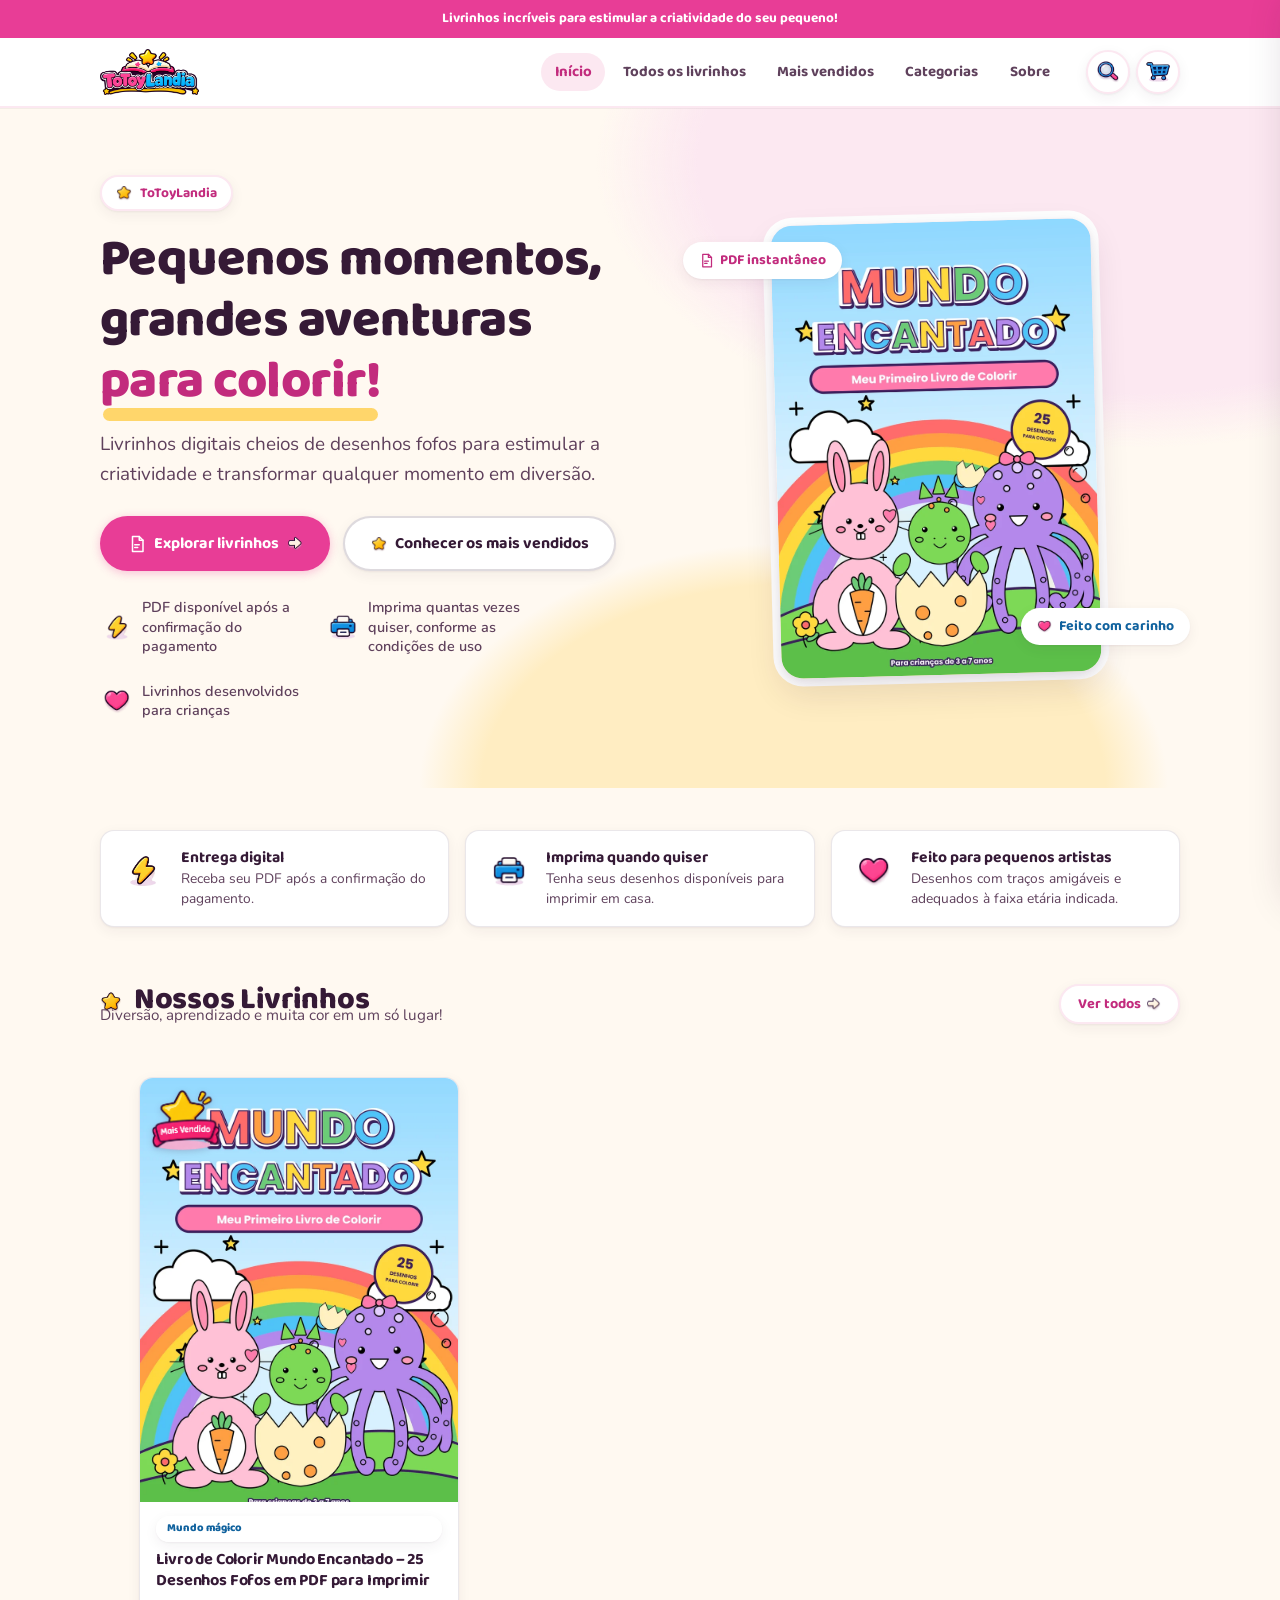
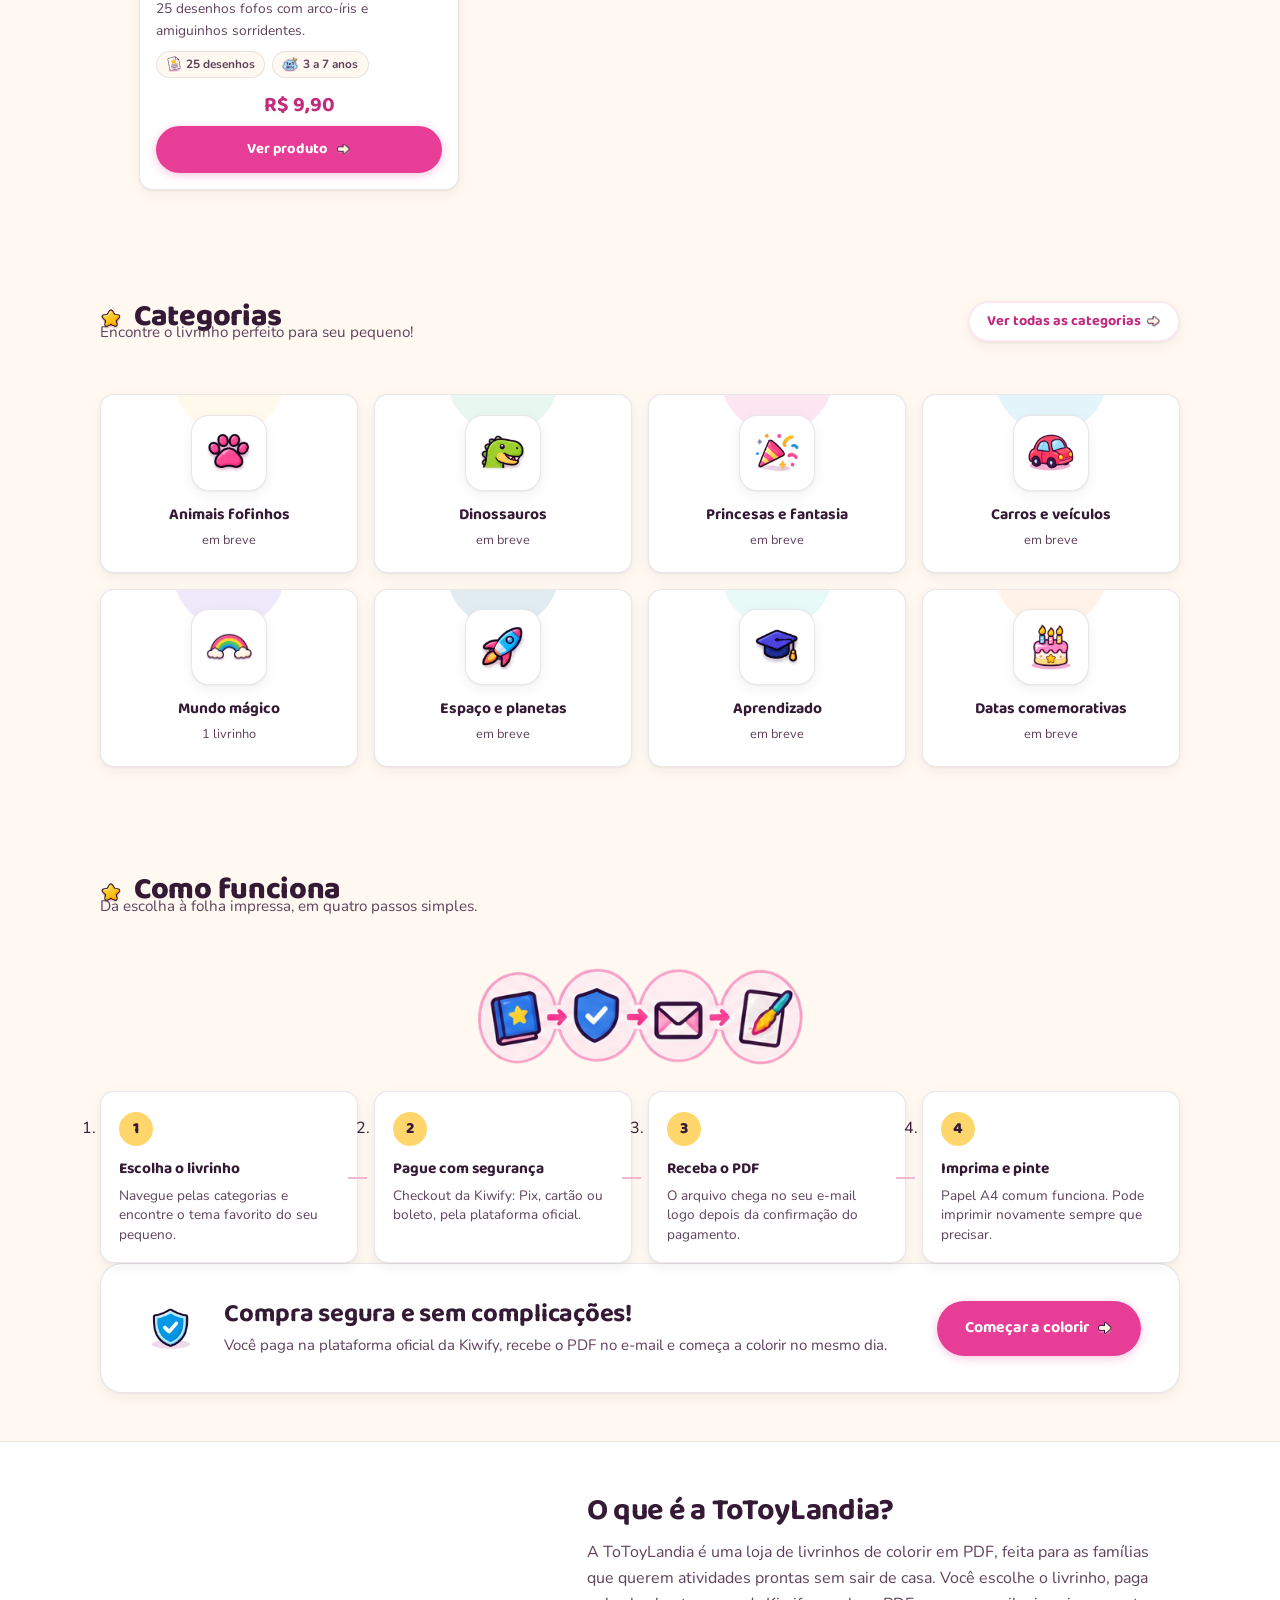
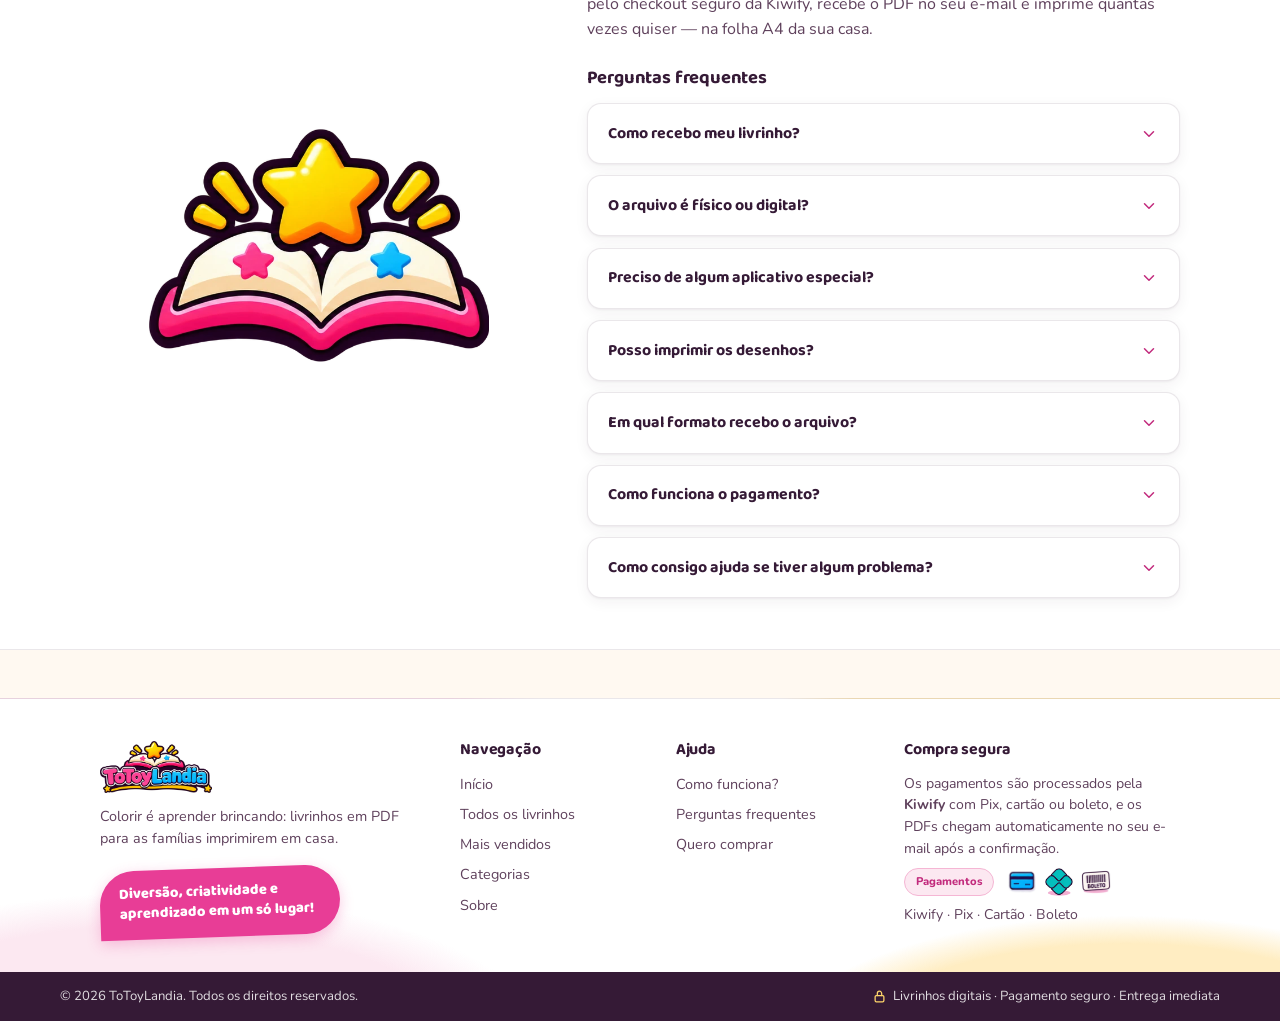
<file: index.html>
<!DOCTYPE html>
<html lang="pt-BR">
<head>
  <meta charset="UTF-8">
  <meta name="viewport" content="width=device-width, initial-scale=1.0">
  <title>ToToyLandia — Livrinhos de colorir em PDF para crianças</title>
  <meta name="description" content="Livrinhos digitais em PDF para crianças de 3 a 7 anos. Desenhos fofos para imprimir quantas vezes quiser — pagamento seguro e entrega imediata por e-mail.">
  <meta property="og:title" content="ToToyLandia — Livrinhos de colorir em PDF para crianças">
  <meta property="og:description" content="Desenhos fofos para estimular a criatividade do seu pequeno. PDF imediato, pagamento seguro via Kiwify.">
  <meta property="og:image" content="assets/og-card-1200x630.png">
  <link rel="icon" href="assets/favicon.ico" sizes="any">
  <link rel="apple-touch-icon" href="assets/apple-touch-icon.png">
  <link rel="preconnect" href="https://fonts.googleapis.com">
  <link rel="preconnect" href="https://fonts.gstatic.com" crossorigin>
  <link href="https://fonts.googleapis.com/css2?family=Baloo+2:wght@600;700;800&family=Nunito:wght@400;600;700;800&display=swap" rel="stylesheet">
  <link rel="stylesheet" href="css/style.css">
</head>
<body>
  <a class="ttl-pular-conteudo" href="#ttl-conteudo">Pular para o conteúdo</a>

  <header id="ttl-header" data-pagina="inicio"></header>

  <main id="ttl-conteudo">
    <!-- ===== Hero ===== -->
    <section class="ttl-hero">
      <div class="ttl-hero-conteudo">
        <div>
          <span class="ttl-hero-identificacao">
            <span class="ttl-ico" data-ico="estrela" data-ico-tamanho="16" aria-hidden="true"></span>
            ToToyLandia
          </span>
          <h1>Pequenos momentos, grandes aventuras <span class="ttl-hero-destaque">para colorir!</span></h1>
          <p class="ttl-hero-subtitulo">Livrinhos digitais cheios de desenhos fofos para estimular a criatividade e transformar qualquer momento em diversão.</p>
          <div class="ttl-hero-acoes">
            <a class="ttl-btn ttl-btn-primario" href="catalogo.html">
              <span class="ttl-ico" data-ico="desenhos" data-ico-tamanho="18" aria-hidden="true"></span>
              Explorar livrinhos
              <span class="ttl-ico" data-ico="setaDireita" data-ico-tamanho="16" aria-hidden="true"></span>
            </a>
            <a class="ttl-btn ttl-btn-secundario" href="#mais-vendidos">
              <span class="ttl-ico" data-ico="estrela" data-ico-tamanho="16" aria-hidden="true"></span>
              Conhecer os mais vendidos
            </a>
          </div>
          <div class="ttl-hero-confianca">
            <span>
              <span class="ttl-ico" data-ico="raio" data-ico-tamanho="28" aria-hidden="true"></span>
              PDF disponível após a confirmação do pagamento
            </span>
            <span>
              <span class="ttl-ico" data-ico="impressora" data-ico-tamanho="28" aria-hidden="true"></span>
              Imprima quantas vezes quiser, conforme as condições de uso
            </span>
            <span>
              <span class="ttl-ico" data-ico="coracao" data-ico-tamanho="28" aria-hidden="true"></span>
              Livrinhos desenvolvidos para crianças
            </span>
          </div>
        </div>
        <div class="ttl-hero-arte">
          <img class="ttl-hero-arte-figura" src="assets/capa-mundo-encantado.webp" fetchpriority="high" decoding="async"
               alt="Capa do livrinho para colorir Mundo Encantado, com personagens infantis" width="800" height="1132">
          <span class="ttl-hero-flutuante ttl-hero-flutuante-1">
            <span class="ttl-ico" data-ico="desenhos" data-ico-tamanho="15" aria-hidden="true"></span>
            PDF instantâneo
          </span>
          <span class="ttl-hero-flutuante ttl-hero-flutuante-2">
            <span class="ttl-ico" data-ico="coracao" data-ico-tamanho="15" aria-hidden="true"></span>
            Feito com carinho
          </span>
        </div>
      </div>
    </section>

    <!-- ===== Benefícios ===== -->
    <section class="ttl-tiras" aria-label="Por que comprar na ToToyLandia">
      <div class="ttl-tira ttl-revelar">
        <span class="ttl-tira-icone" aria-hidden="true">
          <span class="ttl-ico" data-ico="raio" data-ico-tamanho="34" aria-hidden="true"></span>
        </span>
        <div>
          <strong>Entrega digital</strong>
          <small>Receba seu PDF após a confirmação do pagamento.</small>
        </div>
      </div>
      <div class="ttl-tira ttl-revelar">
        <span class="ttl-tira-icone" aria-hidden="true">
          <span class="ttl-ico" data-ico="impressora" data-ico-tamanho="34" aria-hidden="true"></span>
        </span>
        <div>
          <strong>Imprima quando quiser</strong>
          <small>Tenha seus desenhos disponíveis para imprimir em casa.</small>
        </div>
      </div>
      <div class="ttl-tira ttl-revelar">
        <span class="ttl-tira-icone" aria-hidden="true">
          <span class="ttl-ico" data-ico="coracao" data-ico-tamanho="34" aria-hidden="true"></span>
        </span>
        <div>
          <strong>Feito para pequenos artistas</strong>
          <small>Desenhos com traços amigáveis e adequados à faixa etária indicada.</small>
        </div>
      </div>
    </section>

    <!-- ===== Mais vendidos ===== -->
    <section class="ttl-secao" id="mais-vendidos" aria-labelledby="titulo-mais-vendidos">
      <div class="ttl-secao-cabecalho">
        <div>
          <h2 class="ttl-secao-titulo" id="titulo-mais-vendidos"><span class="ttl-secao-estrelinha ttl-ico" data-ico="estrela" data-ico-tamanho="22" aria-hidden="true"></span> Nossos Livrinhos</h2>
          <p class="ttl-secao-intro">Diversão, aprendizado e muita cor em um só lugar!</p>
        </div>
        <a class="ttl-secao-ver-tudo" href="catalogo.html">Ver todos
          <span class="ttl-ico" data-ico="setaDireita" data-ico-tamanho="15" aria-hidden="true"></span>
        </a>
      </div>
      <div class="ttl-grade-vitrine ttl-revelar" id="ttl-mais-vendidos-grade"></div>
    </section>

    <!-- ===== Coleções (categorias) ===== -->
    <section class="ttl-secao" id="colecoes" aria-labelledby="titulo-colecoes">
      <div class="ttl-secao-cabecalho">
        <div>
          <h2 class="ttl-secao-titulo" id="titulo-colecoes"><span class="ttl-secao-estrelinha ttl-ico" data-ico="estrela" data-ico-tamanho="22" aria-hidden="true"></span> Categorias</h2>
          <p class="ttl-secao-intro">Encontre o livrinho perfeito para seu pequeno!</p>
        </div>
        <a class="ttl-secao-ver-tudo" href="catalogo.html">Ver todas as categorias
          <span class="ttl-ico" data-ico="setaDireita" data-ico-tamanho="15" aria-hidden="true"></span>
        </a>
      </div>
      <div class="ttl-colecoes-grade ttl-revelar" id="ttl-colecoes-grade"></div>
    </section>

    <!-- ===== Filtros rápidos das categorias no catálogo ===== -->

    <!-- ===== Como funciona ===== -->
    <section class="ttl-como-funciona" id="como-funciona" aria-labelledby="titulo-como-funciona">
      <div class="ttl-secao-cabecalho">
        <div>
          <h2 class="ttl-secao-titulo" id="titulo-como-funciona"><span class="ttl-secao-estrelinha ttl-ico" data-ico="estrela" data-ico-tamanho="22" aria-hidden="true"></span> Como funciona</h2>
          <p class="ttl-secao-intro">Da escolha à folha impressa, em quatro passos simples.</p>
        </div>
      </div>
      <div class="ttl-passos-capa">
        <span class="ttl-ico" data-ico="passosArte" data-ico-tamanho="340" aria-hidden="true"></span>
      </div>
      <ol class="ttl-como-funciona-passos">
        <li class="ttl-passo ttl-revelar">
          <span class="ttl-passo-numero" aria-hidden="true"></span>
          <strong>Escolha o livrinho</strong>
          <p>Navegue pelas categorias e encontre o tema favorito do seu pequeno.</p>
        </li>
        <li class="ttl-passo ttl-revelar">
          <span class="ttl-passo-numero" aria-hidden="true"></span>
          <strong>Pague com segurança</strong>
          <p>Checkout da Kiwify: Pix, cartão ou boleto, pela plataforma oficial.</p>
        </li>
        <li class="ttl-passo ttl-revelar">
          <span class="ttl-passo-numero" aria-hidden="true"></span>
          <strong>Receba o PDF</strong>
          <p>O arquivo chega no seu e-mail logo depois da confirmação do pagamento.</p>
        </li>
        <li class="ttl-passo ttl-revelar">
          <span class="ttl-passo-numero" aria-hidden="true"></span>
          <strong>Imprima e pinte</strong>
          <p>Papel A4 comum funciona. Pode imprimir novamente sempre que precisar.</p>
        </li>
      </ol>
    </section>

    <!-- ===== Compra segura ===== -->
    <section class="ttl-banner-seguranca" aria-labelledby="titulo-seguranca">
      <div class="ttl-banner-seguranca-caixa ttl-revelar">
        <span class="ttl-banner-seguranca-escudo" aria-hidden="true">
          <span class="ttl-ico" data-ico="escudo" data-ico-tamanho="44" aria-hidden="true"></span>
        </span>
        <div>
          <h2 id="titulo-seguranca">Compra segura e sem complicações!</h2>
          <p>Você paga na plataforma oficial da Kiwify, recebe o PDF no e-mail e começa a colorir no mesmo dia.</p>
        </div>
        <a class="ttl-btn ttl-btn-primario" href="catalogo.html">
          Começar a colorir
          <span class="ttl-ico" data-ico="setaDireita" data-ico-tamanho="16" aria-hidden="true"></span>
        </a>
      </div>
    </section>

    <!-- ===== Sobre + FAQ ===== -->
    <section class="ttl-sobre" id="sobre" aria-labelledby="titulo-sobre">
      <div class="ttl-sobre-caixa">
        <img src="assets/logo-simbolo.webp" alt="Símbolo da ToToyLandia: livro aberto com estrela amarela" loading="lazy" decoding="async" width="602" height="413">
        <div>
          <h2 id="titulo-sobre">O que é a ToToyLandia?</h2>
          <p>A ToToyLandia é uma loja de livrinhos de colorir em PDF, feita para as famílias que querem
          atividades prontas sem sair de casa. Você escolhe o livrinho, paga pelo checkout seguro da Kiwify,
          recebe o PDF no seu e-mail e imprime quantas vezes quiser — na folha A4 da sua casa.</p>

          <section class="ttl-faq" id="faq" aria-labelledby="titulo-faq" style="margin-top: 1.6rem;">
            <h2 id="titulo-faq" style="font-size: 1.15rem; margin-bottom: 0.8rem;">Perguntas frequentes</h2>
            <div class="ttl-faq-lista">
              <details class="ttl-faq-item">
                <summary>Como recebo meu livrinho?
                  <span class="ttl-ico" data-ico="chevronAbaixo" data-ico-tamanho="18" aria-hidden="true"></span>
                </summary>
                <p>Assim que o pagamento é confirmado pela Kiwify, o PDF é enviado automaticamente para o seu e-mail. Em minutos o seu pequeno já está colorindo.</p>
              </details>
              <details class="ttl-faq-item">
                <summary>O arquivo é físico ou digital?
                  <span class="ttl-ico" data-ico="chevronAbaixo" data-ico-tamanho="18" aria-hidden="true"></span>
                </summary>
                <p>Digital — você recebe um arquivo PDF para imprimir em casa. Nada é enviado pelos Correios.</p>
              </details>
              <details class="ttl-faq-item">
                <summary>Preciso de algum aplicativo especial?
                  <span class="ttl-ico" data-ico="chevronAbaixo" data-ico-tamanho="18" aria-hidden="true"></span>
                </summary>
                <p>Não. Qualquer leitor de PDF abre o arquivo — computador, tablet ou celular. Para imprimir, basta mandar o arquivo para a impressora.</p>
              </details>
              <details class="ttl-faq-item">
                <summary>Posso imprimir os desenhos?
                  <span class="ttl-ico" data-ico="chevronAbaixo" data-ico-tamanho="18" aria-hidden="true"></span>
                </summary>
                <p>Pode! O PDF é seu para imprimir sempre que precisar — folhas novas, aniversários ou para a turma toda, conforme as condições de uso do produto.</p>
              </details>
              <details class="ttl-faq-item">
                <summary>Em qual formato recebo o arquivo?
                  <span class="ttl-ico" data-ico="chevronAbaixo" data-ico-tamanho="18" aria-hidden="true"></span>
                </summary>
                <p>No formato PDF, pronto para impressão em A4. As informações de impressão de cada livrinho ficam na página do produto.</p>
              </details>
              <details class="ttl-faq-item">
                <summary>Como funciona o pagamento?
                  <span class="ttl-ico" data-ico="chevronAbaixo" data-ico-tamanho="18" aria-hidden="true"></span>
                </summary>
                <p>Toda a transação é processada pela plataforma Kiwify, com Pix, cartão ou boleto. Não pedimos dados de cartão no site.</p>
              </details>
              <details class="ttl-faq-item">
                <summary>Como consigo ajuda se tiver algum problema?
                  <span class="ttl-ico" data-ico="chevronAbaixo" data-ico-tamanho="18" aria-hidden="true"></span>
                </summary>
                <p>Cada pedido tem um e-mail de confirmação da Kiwify com os canais de suporte da loja. Consulte esse e-mail para falar com a gente sobre entrega do PDF ou problemas de impressão.</p>
              </details>
            </div>
          </section>
        </div>
      </div>
    </section>
  </main>

  <footer id="ttl-footer"></footer>

  <noscript>
    <p style="max-width: 720px; margin: 1rem auto; padding: 1rem; background: #fff; border-radius: 12px; text-align: center;">
      Para ver o catálogo de livrinhos, ative o JavaScript no navegador.
    </p>
  </noscript>

  <script src="js/config.js"></script>
  <script src="js/store.js"></script>
  <script src="js/icons.js"></script>
  <script src="js/ui.js"></script>
  <script src="js/home.js"></script>
  <script>
    TTLUI.montarGaveta();
    TTLUI.observarRevelacao();
  </script>
</body>
</html>
</file>
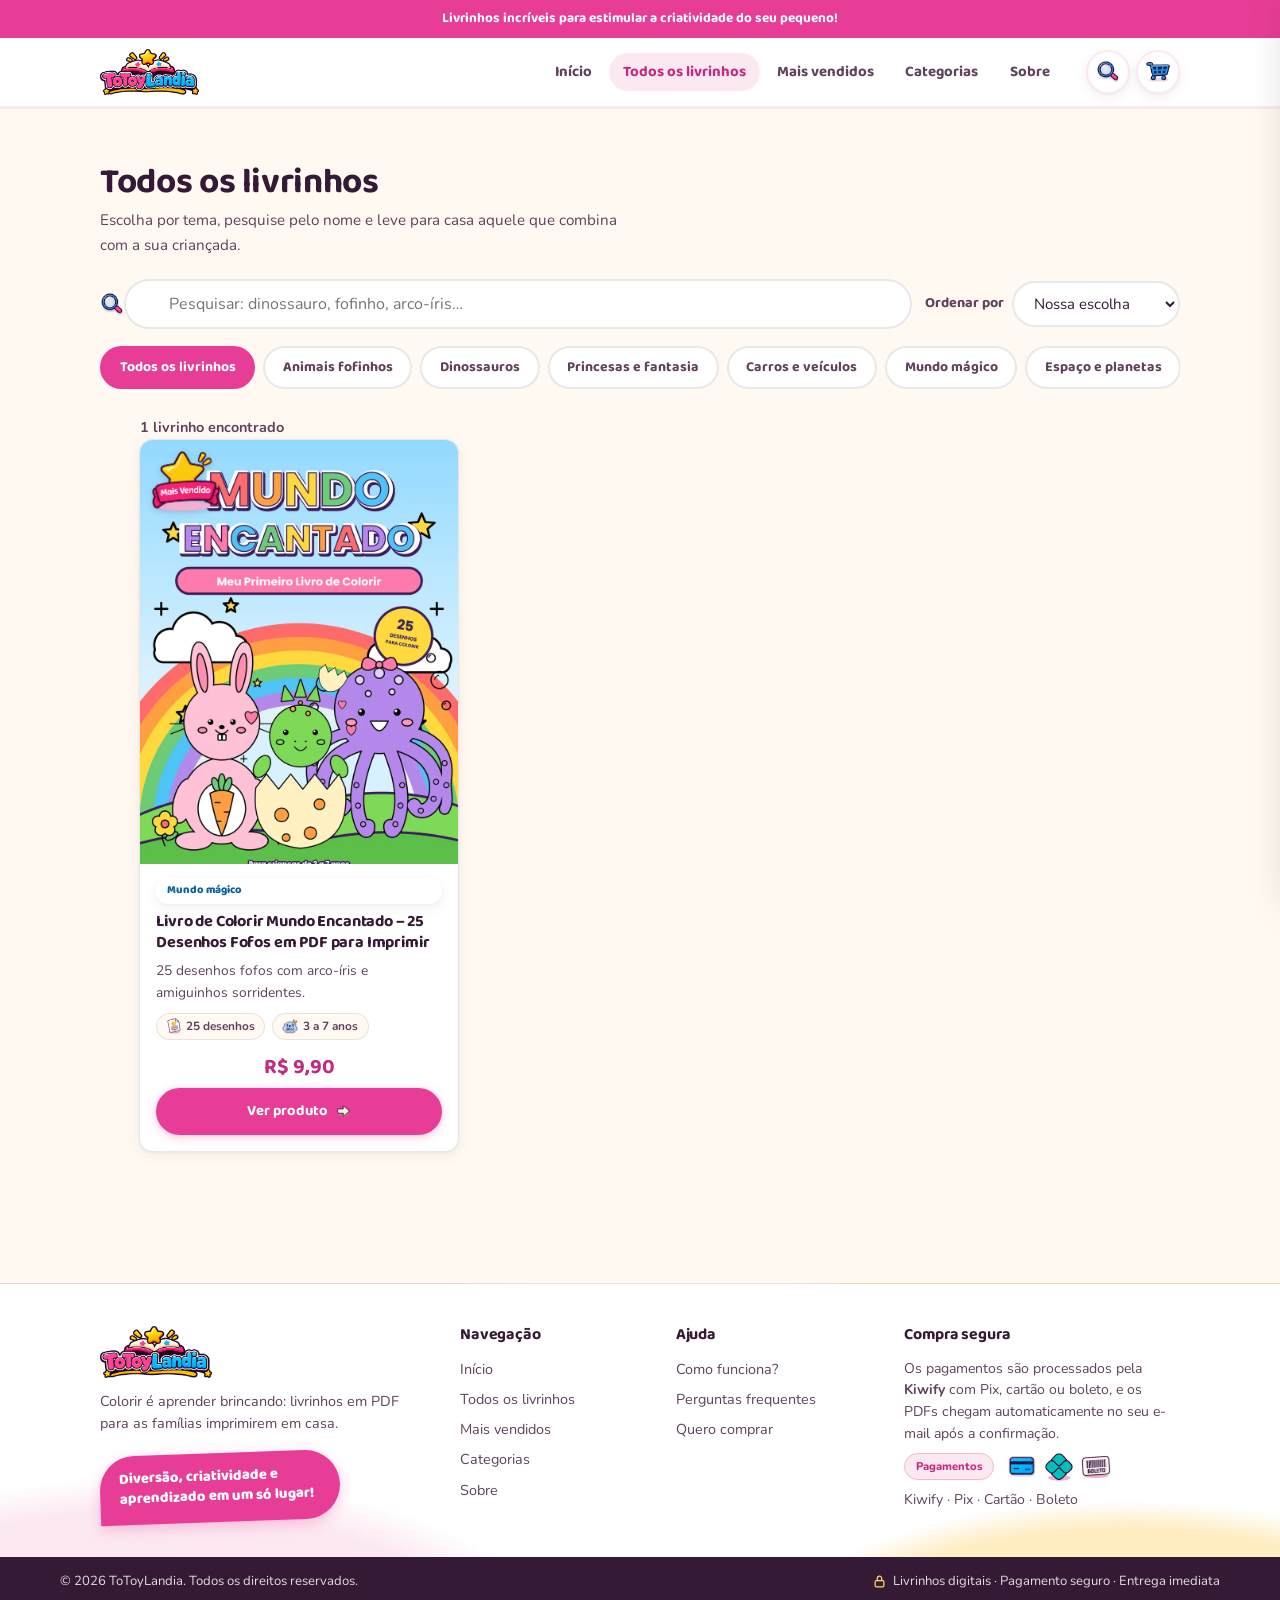
<file: catalogo.html>
<!DOCTYPE html>
<html lang="pt-BR">
<head>
  <meta charset="UTF-8">
  <meta name="viewport" content="width=device-width, initial-scale=1.0">
  <title>Todos os livrinhos — ToToyLandia</title>
  <meta name="description" content="Catálogo de livrinhos de colorir em PDF da ToToyLandia: animais, dinossauros, princesas, carros, espaço e muito mais. Entrega imediata por e-mail.">
  <link rel="icon" href="assets/favicon.ico" sizes="any">
  <link rel="apple-touch-icon" href="assets/apple-touch-icon.png">
  <link rel="preconnect" href="https://fonts.googleapis.com">
  <link rel="preconnect" href="https://fonts.gstatic.com" crossorigin>
  <link href="https://fonts.googleapis.com/css2?family=Baloo+2:wght@600;700;800&family=Nunito:wght@400;600;700;800&display=swap" rel="stylesheet">
  <link rel="stylesheet" href="css/style.css">
</head>
<body>
  <a class="ttl-pular-conteudo" href="#ttl-conteudo">Pular para o conteúdo</a>

  <header id="ttl-header" data-pagina="catalogo"></header>

  <main id="ttl-conteudo">
    <section class="ttl-secao" style="padding-bottom: 0;">
      <h1 style="font-size: clamp(1.7rem, 3.6vw, 2.2rem)">Todos os livrinhos</h1>
      <p class="ttl-secao-intro" style="margin-top: 0.3rem; margin-bottom: 0;">Escolha por tema, pesquise pelo nome e leve para casa aquele que combina com a sua criançada.</p>
    </section>

    <!-- ===== Controles: busca + ordenação ===== -->
    <section class="ttl-catalogo-controles" aria-label="Filtros do catálogo">
      <div class="ttl-busca-area">
        <form role="search" onsubmit="return false;">
          <span class="ttl-ico" data-ico="busca" data-ico-tamanho="24" aria-hidden="true"></span>
          <label class="sr-unica" for="ttl-busca">Pesquisar livrinhos</label>
          <input type="search" id="ttl-busca" placeholder="Pesquisar: dinossauro, fofinho, arco-íris…" autocomplete="off">
          <button type="button" class="ttl-busca-limpar" id="ttl-busca-limpar" aria-label="Limpar pesquisa">
            <span class="ttl-ico" data-ico="fechar" data-ico-tamanho="20" aria-hidden="true"></span>
          </button>
        </form>
        <div class="ttl-ordenacao">
          <label for="ttl-ordenacao">Ordenar por</label>
          <select id="ttl-ordenacao">
            <option value="relevancia">Nossa escolha</option>
            <option value="populares">Mais vendidos</option>
            <option value="preco-asc">Menor preço</option>
            <option value="preco-desc">Maior preço</option>
          </select>
        </div>
      </div>

      <!-- ===== Chips de categoria ===== -->
      <div class="ttl-chips" id="ttl-chips-categorias" role="group" aria-label="Filtrar por categoria"></div>
    </section>

    <!-- ===== Grade do catálogo ===== -->
    <section class="ttl-catalogo-corpo">
      <div class="ttl-catalogo-cabecalho">
        <span id="ttl-contador-resultados" aria-live="polite"></span>
      </div>

      <div class="ttl-catalogo-grade" id="ttl-catalogo-grade"></div>

      <div class="ttl-sem-resultados" id="ttl-sem-resultados" hidden>
        <span class="ttl-ico" data-ico="lupaCartoon" data-ico-tamanho="72" aria-hidden="true"></span>
        <h3>Ops, nada por aqui</h3>
        <p>Nenhum livrinho encontrado com esses filtros. Tente outra palavra ou limpe a pesquisa.</p>
        <p style="margin-top: 1rem;">
          <a class="ttl-btn ttl-btn-secundario" href="catalogo.html">Limpar filtros</a>
        </p>
      </div>

      <div class="ttl-carregar-mais-area">
        <button class="ttl-btn ttl-btn-secundario" id="ttl-carregar-mais" hidden>
          <span class="ttl-ico" data-ico="chevronAbaixoPng" data-ico-tamanho="22" aria-hidden="true"></span>
          Mostrar mais livrinhos
        </button>
      </div>
    </section>
  </main>

  <footer id="ttl-footer"></footer>

  <noscript>
    <p style="max-width: 720px; margin: 1rem auto; padding: 1rem; background: #fff; border-radius: 12px; text-align: center;">
      Para ver o catálogo de livrinhos, ative o JavaScript no navegador.
    </p>
  </noscript>

  <script src="js/config.js"></script>
  <script src="js/store.js"></script>
  <script src="js/icons.js"></script>
  <script src="js/ui.js"></script>
  <script src="js/catalogo.js"></script>
</body>
</html>
</file>
<file: css/style.css>
/* ============================================================
   ToToyLandia — design system
   Paleta oficial da marca (referência de contraste no vinho):
   rosa #E83D96 · rosa-suave #F5B6D4 · rosa-fundo #FCE8F1
   creme #FFF9F1 · vinho #351A36 · amarelo #FFD66B · azul #9DDDF5
   Fontes: Baloo 2 (títulos) · Nunito (texto)
   ============================================================ */

:root {
  /* Brand */
  --ttl-rosa: #E83D96;
  --ttl-rosa-escuro: #C22B7D;
  --ttl-rosa-suave: #F5B6D4;
  --ttl-rosa-fundo: #FCE8F1;
  --ttl-creme: #FFF9F1;
  --ttl-amarelo: #FFD66B;
  --ttl-amarelo-suave: #FFEDC2;
  --ttl-azul: #2FA7E0;
  --ttl-azul-claro: #9DDDF5;
  --ttl-azul-escuro: #10629E;
  --ttl-verde: #4CC98A;
  --ttl-verde-agua: #4ED8C3;
  --ttl-laranja: #FF9A52;
  --ttl-roxo: #7B5BE6;
  --ttl-ink: #351A36;
  --ttl-ink-suave: #5F415C;
  --ttl-branco: #FFFFFF;

  /* Superfícies */
  --ttl-fundo: var(--ttl-creme);
  --ttl-fundo-carta: var(--ttl-branco);
  --ttl-borda: rgba(53, 26, 54, 0.10);
  --ttl-borda-forte: rgba(53, 26, 54, 0.16);

  /* Sombras — discretas e quentes */
  --ttl-sombra: 0 1px 2px rgba(53, 26, 54, 0.05), 0 4px 14px rgba(53, 26, 54, 0.06);
  --ttl-sombra-forte: 0 2px 6px rgba(53, 26, 54, 0.07), 0 14px 34px rgba(53, 26, 54, 0.12);

  /* Raios — arredondados com moderação */
  --ttl-raio: 14px;
  --ttl-raio-grande: 22px;
  --ttl-raio-pequeno: 10px;

  /* Tipografia */
  --ttl-fonte-display: 'Baloo 2', ui-rounded, 'Segoe UI', system-ui, sans-serif;
  --ttl-fonte-corpo: 'Nunito', system-ui, sans-serif;

  /* Espaço lateral */
  --ttl-lateral: clamp(1rem, 4vw, 2.5rem);

  /* Largura de conteúdo */
  --ttl-maximo: 1160px;
}

* { margin: 0; padding: 0; box-sizing: border-box; }

html { scroll-behavior: smooth; }
@media (prefers-reduced-motion: reduce) {
  html { scroll-behavior: auto; }
}

body {
  font-family: var(--ttl-fonte-corpo);
  background: var(--ttl-fundo);
  color: var(--ttl-ink);
  line-height: 1.6;
  -webkit-font-smoothing: antialiased;
  overflow-x: hidden;
}

img { max-width: 100%; display: block; height: auto; }

/* display de utilitários nunca pode vencer o atributo hidden */
[hidden] { display: none !important; }
a { color: inherit; }
button { font: inherit; cursor: pointer; }

h1, h2, h3, h4 {
  font-family: var(--ttl-fonte-display);
  line-height: 1.18;
  color: var(--ttl-ink);
  letter-spacing: -0.01em;
}

section[id], [id] { scroll-margin-top: 90px; }

/* Foco visível e consistente */
:focus-visible { outline: 3px solid var(--ttl-azul); outline-offset: 2px; border-radius: 4px; }

/* Pulo de navegação (acessibilidade) */
.ttl-pular-conteudo {
  position: absolute;
  left: 0.6rem;
  top: -4rem;
  z-index: 200;
  background: var(--ttl-ink);
  color: var(--ttl-branco);
  padding: 0.6rem 1.1rem;
  border-radius: var(--ttl-raio-pequeno);
  font-weight: 700;
  transition: top 0.2s ease;
}
.ttl-pular-conteudo:focus { top: 0.6rem; }

/* ============ Botões ============ */

.ttl-btn {
  display: inline-flex;
  align-items: center;
  justify-content: center;
  gap: 0.5rem;
  font-family: var(--ttl-fonte-display);
  font-weight: 700;
  font-size: 1rem;
  padding: 0.78rem 1.6rem;
  border-radius: 999px;
  border: 2px solid transparent;
  text-decoration: none;
  transition: transform 0.16s ease, box-shadow 0.16s ease,
              background-color 0.16s ease, border-color 0.16s ease, color 0.16s ease;
  min-height: 46px;
}
.ttl-btn:active { transform: scale(0.98); }

.ttl-btn-primario {
  background: var(--ttl-rosa);
  color: var(--ttl-branco);
  box-shadow: 0 2px 10px rgba(232, 61, 150, 0.30);
}
.ttl-btn-primario:hover {
  background: var(--ttl-rosa-escuro);
  transform: translateY(-1px);
  box-shadow: 0 4px 16px rgba(232, 61, 150, 0.34);
}

.ttl-btn-secundario {
  background: var(--ttl-branco);
  color: var(--ttl-ink);
  border-color: var(--ttl-borda-forte);
  box-shadow: var(--ttl-sombra);
}
.ttl-btn-secundario:hover {
  border-color: var(--ttl-rosa);
  color: var(--ttl-rosa-escuro);
  transform: translateY(-1px);
}

.ttl-btn-amarelo {
  background: var(--ttl-amarelo);
  color: var(--ttl-ink);
  box-shadow: 0 2px 10px rgba(53, 26, 54, 0.12);
}
.ttl-btn-amarelo:hover { transform: translateY(-1px); filter: brightness(1.03); }

.ttl-btn-mini {
  font-weight: 700;
  font-size: 0.85rem;
  padding: 0.45rem 1rem;
  border-radius: 999px;
  border: 2px solid var(--ttl-rosa);
  background: var(--ttl-branco);
  color: var(--ttl-rosa-escuro);
  transition: background-color 0.15s ease;
}
.ttl-btn-mini:hover { background: var(--ttl-rosa-fundo); }

/* ============ Cabeçalho ============ */

.ttl-avisobar {
  background: var(--ttl-rosa);
  color: var(--ttl-branco);
  text-align: center;
  font-family: var(--ttl-fonte-display);
  font-weight: 700;
  font-size: 0.85rem;
  padding: 0.5rem 1rem;
}

#ttl-header {
  position: sticky;
  top: 0;
  z-index: 60;
  background: rgba(255, 255, 255, 0.94);
  -webkit-backdrop-filter: blur(10px);
  backdrop-filter: blur(10px);
  border-bottom: 2px solid var(--ttl-rosa-fundo);
  box-shadow: 0 1px 0 rgba(53, 26, 54, 0.05);
}

.ttl-header-inner {
  max-width: var(--ttl-maximo);
  margin: 0 auto;
  padding: 0.55rem var(--ttl-lateral);
  display: flex;
  align-items: center;
  gap: 1.4rem;
  min-height: 68px;
}

/* ---- Sistema de ícones (js/icons.js) ---- */
/* .ttl-ico é o wrapper neutro: alinhar sem afetar o tamanho do SVG,
   que cada chamada define explicitamente (nitidez estável). */
.ttl-ico {
  display: inline-flex;
  align-items: center;
  justify-content: center;
  line-height: 0;
  flex-shrink: 0;
}
.ttl-ico svg { display: block; }
/* Ícones oficiais PNG (biblioteca da marca): transparência preservada,
   proporção exata via width/height do arquivo — nunca esticar. */
.ttl-ico img, img.ttl-ico-img {
  display: block;
  object-fit: contain;
}

.ttl-logo {
  display: flex;
  align-items: center;
  gap: 0.6rem;
  text-decoration: none;
  flex-shrink: 0;
}
/* Logos rasterizadas: altura fixa, largura acompanha o ratio — nunca esticar,
   nunca cortar (object-fit contain). */
.ttl-logo img {
  height: 46px;
  width: auto;
  object-fit: contain;
}
@media (max-width: 560px) {
  .ttl-logo img { height: 40px; }
}
.ttl-footer-marca .ttl-logo img { height: 52px; }

.ttl-nav {
  display: flex;
  gap: 0.25rem;
  margin-left: auto;
}
.ttl-nav a {
  font-family: var(--ttl-fonte-display);
  font-weight: 700;
  font-size: 0.94rem;
  text-decoration: none;
  color: var(--ttl-ink-suave);
  padding: 0.45rem 0.85rem;
  border-radius: 999px;
  transition: background-color 0.15s ease, color 0.15s ease;
}
.ttl-nav a:hover { color: var(--ttl-rosa-escuro); background: var(--ttl-rosa-fundo); }
.ttl-nav a.ativa {
  color: var(--ttl-rosa-escuro);
  background: var(--ttl-rosa-fundo);
}

.ttl-header-acoes { display: flex; gap: 0.4rem; align-items: center; }

.ttl-icon-btn {
  position: relative;
  width: 44px;
  height: 44px;
  border-radius: 50%;
  border: 2px solid var(--ttl-rosa-fundo);
  background: var(--ttl-branco);
  color: var(--ttl-ink);
  display: grid;
  place-items: center;
  box-shadow: var(--ttl-sombra);
  transition: background-color 0.15s ease, transform 0.15s ease, color 0.15s ease;
}
.ttl-icon-btn:hover { background: var(--ttl-rosa-fundo); color: var(--ttl-rosa-escuro); transform: translateY(-1px); }
.ttl-icon-btn[aria-expanded="true"] { background: var(--ttl-rosa-fundo); color: var(--ttl-rosa-escuro); }

.ttl-badge {
  position: absolute;
  top: -3px;
  right: -3px;
  min-width: 19px;
  height: 19px;
  padding: 0 5px;
  border-radius: 999px;
  background: var(--ttl-rosa);
  color: var(--ttl-branco);
  font-size: 0.68rem;
  font-weight: 800;
  line-height: 19px;
  text-align: center;
  display: none;
}
.ttl-badge.visivel { display: block; }
.ttl-badge.pulsar { animation: ttl-badge-pulsar 0.35s ease; }
@keyframes ttl-badge-pulsar {
  0% { transform: scale(1); }
  45% { transform: scale(1.35); }
  100% { transform: scale(1); }
}

.ttl-menu-btn {
  display: none;
  width: 44px;
  height: 44px;
  border-radius: 50%;
  border: 2px solid var(--ttl-rosa-fundo);
  background: var(--ttl-branco);
  color: var(--ttl-ink);
  box-shadow: var(--ttl-sombra);
}

/* Barra de pesquisa do header */
.ttl-search-barra {
  border-top: 1px dashed var(--ttl-borda);
  background: var(--ttl-branco);
  overflow: hidden;
  animation: ttl-pesquisa-abrir 0.22s ease;
}
@keyframes ttl-pesquisa-abrir { from { opacity: 0; } to { opacity: 1; } }
.ttl-search-barra form {
  max-width: var(--ttl-maximo);
  margin: 0 auto;
  padding: 0.6rem var(--ttl-lateral);
  display: flex;
  align-items: center;
  gap: 0.75rem;
  color: var(--ttl-ink-suave);
}
.ttl-search-barra input {
  flex: 1;
  border: 2px solid var(--ttl-borda);
  border-radius: 999px;
  padding: 0.55rem 1rem;
  font-family: var(--ttl-fonte-corpo);
  font-size: 0.95rem;
  color: var(--ttl-ink);
  background: var(--ttl-creme);
  min-width: 0;
}
.ttl-search-barra input:focus { outline: none; border-color: var(--ttl-rosa); background: var(--ttl-branco); }

@media (max-width: 900px) {
  .ttl-menu-btn { display: grid; place-items: center; }
  .ttl-nav {
    position: absolute;
    top: 100%;
    left: 0;
    right: 0;
    flex-direction: column;
    gap: 0.15rem;
    background: var(--ttl-branco);
    border-bottom: 2px solid var(--ttl-rosa-fundo);
    box-shadow: var(--ttl-sombra-forte);
    padding: 0.5rem;
    max-height: 0;
    overflow: hidden;
    opacity: 0;
    transform: translateY(-6px);
    transition: max-height 0.26s ease, opacity 0.2s ease, transform 0.26s ease;
    margin-left: 0;
  }
  .ttl-nav.aberta { max-height: 340px; opacity: 1; transform: none; }
  .ttl-nav a { padding: 0.85rem 1rem; border-radius: var(--ttl-raio-pequeno); }
}
@media (prefers-reduced-motion: reduce) {
  .ttl-nav { transition: none; }
}

/* ============ Hero ============ */

.ttl-hero {
  position: relative;
  overflow: hidden;
  background:
    radial-gradient(780px 420px at 88% 8%, var(--ttl-rosa-fundo) 55%, transparent 68%),
    radial-gradient(520px 340px at 62% 100%, var(--ttl-amarelo-suave) 60%, transparent 72%);
}
.ttl-hero-conteudo {
  max-width: var(--ttl-maximo);
  margin: 0 auto;
  padding: clamp(2.2rem, 6vw, 4.2rem) var(--ttl-lateral);
  display: grid;
  grid-template-columns: 1.05fr 0.95fr;
  gap: clamp(1.6rem, 5vw, 3.4rem);
  align-items: center;
  position: relative;
}

.ttl-hero-identificacao {
  display: inline-flex;
  align-items: center;
  gap: 0.45rem;
  font-family: var(--ttl-fonte-display);
  font-weight: 700;
  font-size: 0.86rem;
  color: var(--ttl-rosa-escuro);
  background: var(--ttl-branco);
  border: 2px solid var(--ttl-rosa-fundo);
  padding: 0.32rem 0.9rem;
  border-radius: 999px;
  margin-bottom: 1.1rem;
  box-shadow: var(--ttl-sombra);
}

.ttl-hero-conteudo h1 {
  font-size: clamp(2.05rem, 4.8vw, 3.25rem);
  font-weight: 800;
}
.ttl-hero-destaque {
  color: var(--ttl-rosa-escuro);
  position: relative;
  white-space: nowrap;
}
.ttl-hero-destaque::after {
  content: '';
  position: absolute;
  left: 1%;
  right: 1%;
  bottom: 0.04em;
  height: 0.26em;
  background: var(--ttl-amarelo);
  border-radius: 999px;
  z-index: -1;
}

.ttl-hero-subtitulo {
  margin-top: 1rem;
  font-size: clamp(1.02rem, 2vw, 1.18rem);
  color: var(--ttl-ink-suave);
  max-width: 33rem;
}

.ttl-hero-acoes {
  margin-top: 1.7rem;
  display: flex;
  gap: 0.8rem;
  flex-wrap: wrap;
}

.ttl-hero-confianca {
  margin-top: 1.7rem;
  display: flex;
  gap: clamp(1rem, 2.6vw, 1.6rem);
  flex-wrap: wrap;
  color: var(--ttl-ink-suave);
  font-size: 0.9rem;
  font-weight: 600;
  align-items: center;
}
.ttl-hero-confianca span {
  display: inline-flex;
  align-items: center;
  gap: 0.5rem;
  max-width: 12.5rem;
  line-height: 1.35;
}
.ttl-hero-confianca .ttl-ico {
  width: 34px;
  height: 34px;
  border-radius: 50%;
}
.ttl-hero-confianca .ic-amarelo { color: #B47D00; background: var(--ttl-amarelo-suave); }
.ttl-hero-confianca .ic-azul { color: var(--ttl-azul-escuro); background: var(--ttl-azul-claro); }
.ttl-hero-confianca .ic-rosa { color: var(--ttl-rosa-escuro); background: var(--ttl-rosa-fundo); }

.ttl-hero-arte {
  position: relative;
  display: grid;
  place-items: center;
  padding: 0.5rem;
  min-height: 260px;
}

/* Capa real do produto (arte oficial da vitrine) em destaque no hero */
.ttl-hero-arte-figura {
  width: min(72%, 320px);
  height: auto;
  border-radius: 22px;
  box-shadow: var(--ttl-sombra-forte), 0 0 0 8px var(--ttl-branco);
  transform: rotate(-1.5deg);
  position: relative;
  z-index: 2;
}
.ttl-hero-flutuante {
  position: absolute;
  font-family: var(--ttl-fonte-display);
  font-weight: 700;
  font-size: 0.88rem;
  padding: 0.45rem 1rem;
  border-radius: 999px;
  background: var(--ttl-branco);
  box-shadow: var(--ttl-sombra);
  color: var(--ttl-ink);
  display: inline-flex;
  align-items: center;
  gap: 0.4rem;
  z-index: 4;
  white-space: nowrap;
}
.ttl-hero-flutuante svg, .ttl-hero-flutuante img, .ttl-hero-flutuante .ttl-ico { flex-shrink: 0; }
.ttl-hero-flutuante-1 { top: 6%; left: -2%; color: var(--ttl-rosa-escuro); animation: ttl-flutuar 5s ease-in-out infinite; }
.ttl-hero-flutuante-2 { bottom: 8%; right: -2%; color: var(--ttl-azul-escuro); animation: ttl-flutuar 5.8s ease-in-out 0.8s infinite; }
@keyframes ttl-flutuar {
  0%, 100% { transform: translateY(0); }
  50% { transform: translateY(-8px); }
}
@media (prefers-reduced-motion: reduce) {
  .ttl-hero-flutuante { animation: none; }
}

@media (max-width: 900px) {
  .ttl-hero-conteudo { grid-template-columns: 1fr; text-align: center; }
  .ttl-hero-conteudo > * { margin-inline: auto; }
  .ttl-hero-confianca { justify-content: center; }
  .ttl-hero-arte { order: -1; min-height: 0; }
  .ttl-hero-arte-figura { width: min(80%, 300px); }
  .ttl-hero-flutuante-1 { top: 4%; left: 2%; }
  .ttl-hero-flutuante-2 { bottom: 2%; right: 2%; }
}
@media (max-width: 460px) {
  .ttl-hero-flutuante-2 { display: none; }
  .ttl-hero-confianca span { max-width: 100%; }
}

/* ============ Benefícios (tiras) ============ */

.ttl-tiras {
  max-width: var(--ttl-maximo);
  margin: 0 auto;
  padding: 0 var(--ttl-lateral);
  margin-top: clamp(1.6rem, 4vw, 2.6rem);
  display: grid;
  grid-template-columns: repeat(3, 1fr);
  gap: 1rem;
}
.ttl-tira {
  background: var(--ttl-branco);
  border: 1.5px solid var(--ttl-borda);
  border-radius: var(--ttl-raio);
  padding: 1.1rem 1.2rem;
  display: flex;
  gap: 0.9rem;
  align-items: flex-start;
  box-shadow: var(--ttl-sombra);
}
.ttl-tira-icone {
  flex-shrink: 0;
  width: 46px;
  height: 46px;
  border-radius: 13px;
  display: grid;
  place-items: center;
  background: var(--ttl-branco);
}
.ttl-tira:nth-child(2) .ttl-tira-icone,
.ttl-tira:nth-child(3) .ttl-tira-icone { background: var(--ttl-branco); }
.ttl-tira strong {
  font-family: var(--ttl-fonte-display);
  display: block;
  font-size: 0.98rem;
  line-height: 1.3;
}
.ttl-tira small { color: var(--ttl-ink-suave); font-size: 0.86rem; line-height: 1.45; display: block; }
@media (max-width: 780px) { .ttl-tiras { grid-template-columns: 1fr; } }
@media (max-width: 980px) and (min-width: 781px) { .ttl-tiras { grid-template-columns: repeat(3, 1fr); } }

/* ============ Como funciona ============ */

.ttl-como-funciona {
  max-width: var(--ttl-maximo);
  margin: 0 auto;
  padding: 0 var(--ttl-lateral);
  margin-top: clamp(2.2rem, 5vw, 3.2rem);
}
.ttl-como-funciona-passos {
  display: grid;
  grid-template-columns: repeat(4, 1fr);
  gap: 1rem;
  counter-reset: passo;
}
.ttl-passo {
  background: var(--ttl-branco);
  border: 1.5px solid var(--ttl-borda);
  border-radius: var(--ttl-raio);
  padding: 1.2rem 1.1rem 1.1rem;
  box-shadow: var(--ttl-sombra);
  position: relative;
}
.ttl-passo-numero {
  counter-increment: passo;
  width: 34px;
  height: 34px;
  border-radius: 50%;
  background: var(--ttl-amarelo);
  color: var(--ttl-ink);
  font-family: var(--ttl-fonte-display);
  font-weight: 800;
  display: grid;
  place-items: center;
  margin-bottom: 0.7rem;
}
.ttl-passo-numero::before { content: counter(passo); }
.ttl-passo::after {
  content: '';
  position: absolute;
  right: -0.62rem;
  top: 50%;
  width: 1.2rem;
  height: 2px;
  background: var(--ttl-rosa-suave);
}
.ttl-passo:last-child::after { display: none; }
.ttl-passo strong { font-family: var(--ttl-fonte-display); font-size: 0.97rem; display: block; }
.ttl-passo p { font-size: 0.85rem; color: var(--ttl-ink-suave); margin-top: 0.25rem; line-height: 1.45; }
@media (max-width: 920px) {
  .ttl-como-funciona-passos { grid-template-columns: repeat(2, 1fr); }
  .ttl-passo:nth-child(2n)::after { display: none; }
}
@media (max-width: 480px) {
  .ttl-como-funciona-passos { grid-template-columns: 1fr; }
  .ttl-passo::after { display: none; }
}

/* ============ Seções genéricas ============ */

.ttl-secao {
  max-width: var(--ttl-maximo);
  margin: 0 auto;
  padding: clamp(2.2rem, 5vw, 3.4rem) var(--ttl-lateral);
}
.ttl-secao-cabecalho {
  display: flex;
  align-items: baseline;
  justify-content: space-between;
  gap: 1rem;
  margin-bottom: 1.5rem;
  flex-wrap: wrap;
}
.ttl-secao-titulo { font-size: clamp(1.45rem, 3vw, 1.9rem); font-weight: 800; }
.ttl-secao-estrelinha {
  display: inline-flex;
  vertical-align: -0.18em;
  margin-right: 0.4rem;
}
.ttl-secao-intro {
  color: var(--ttl-ink-suave);
  font-size: 0.95rem;
  margin-top: -0.9rem;
  margin-bottom: 1.6rem;
  max-width: 34rem;
}
.ttl-secao-ver-tudo {
  font-family: var(--ttl-fonte-display);
  font-weight: 700;
  color: var(--ttl-rosa-escuro);
  text-decoration: none;
  font-size: 0.9rem;
  display: inline-flex;
  align-items: center;
  gap: 0.35rem;
  border: 2px solid var(--ttl-rosa-fundo);
  background: var(--ttl-branco);
  padding: 0.42rem 1.05rem;
  border-radius: 999px;
  box-shadow: var(--ttl-sombra);
  transition: border-color 0.15s ease, background-color 0.15s ease, transform 0.15s ease;
}
.ttl-secao-ver-tudo:hover { border-color: var(--ttl-rosa-suave); background: var(--ttl-rosa-fundo); transform: translateY(-1px); }

/* ============ Coleções (categorias) ============ */

.ttl-colecoes-grade {
  display: grid;
  grid-template-columns: repeat(4, 1fr);
  gap: 1rem;
}
.ttl-colecao {
  background: var(--ttl-branco);
  border: 1.5px solid var(--ttl-borda);
  border-radius: var(--ttl-raio);
  padding: 1.2rem 0.9rem;
  text-align: center;
  text-decoration: none;
  box-shadow: var(--ttl-sombra);
  transition: transform 0.18s ease, box-shadow 0.18s ease, border-color 0.18s ease;
  position: relative;
  overflow: hidden;
}
.ttl-colecao::before {
  content: '';
  position: absolute;
  top: -42%;
  left: 50%;
  transform: translateX(-50%);
  width: 7rem;
  height: 7rem;
  border-radius: 50%;
  background: var(--colecao-cor);
  opacity: 0.13;
  transition: opacity 0.18s ease;
}
.ttl-colecao:hover { transform: translateY(-4px); box-shadow: var(--ttl-sombra-forte); border-color: var(--colecao-cor); }
.ttl-colecao:hover::before { opacity: 0.24; }
.ttl-colecao-icone {
  display: grid;
  place-items: center;
  width: 76px;
  height: 76px;
  margin: 0 auto 0.7rem;
  border-radius: 18px;
  background: var(--ttl-branco);
  border: 1.5px solid var(--ttl-borda);
  box-shadow: var(--ttl-sombra);
  position: relative;
}
.ttl-colecao-icone img,
.ttl-colecao-icone svg {
  display: block;
}
.ttl-colecao-nome {
  font-family: var(--ttl-fonte-display);
  font-weight: 700;
  display: block;
  font-size: 0.98rem;
  color: var(--ttl-ink);
}
.ttl-colecao-qtd { font-size: 0.8rem; color: var(--ttl-ink-suave); }
.ttl-colecao-qtd em { font-style: italic; }
@media (max-width: 960px) { .ttl-colecoes-grade { grid-template-columns: repeat(3, 1fr); } }
@media (max-width: 640px) { .ttl-colecoes-grade { grid-template-columns: repeat(2, 1fr); } }

/* ============ Vitrines / catálogo: grade adaptativa ============ */

.ttl-grade-vitrine, .ttl-catalogo-grade {
  display: grid;
  grid-template-columns: repeat(auto-fill, minmax(min(255px, 100%), 320px));
  justify-content: center;
  gap: 1.5rem 1.3rem;
}
@media (max-width: 620px) {
  .ttl-grade-vitrine, .ttl-catalogo-grade {
    grid-template-columns: repeat(2, minmax(0, 1fr));
    gap: 1rem 0.8rem;
  }
}

/* ============ Card de produto ============ */

.ttl-card {
  background: var(--ttl-branco);
  border-radius: var(--ttl-raio);
  border: 1.5px solid var(--ttl-borda);
  overflow: hidden;
  display: flex;
  flex-direction: column;
  box-shadow: var(--ttl-sombra);
  transition: transform 0.2s ease, box-shadow 0.2s ease, border-color 0.2s ease;
  min-width: 0;
}
.ttl-card:hover { transform: translateY(-4px); box-shadow: var(--ttl-sombra-forte); border-color: var(--ttl-borda-forte); }

.ttl-card-capa {
  position: relative;
  display: block;
  aspect-ratio: 3 / 4;
  background: linear-gradient(160deg, var(--ttl-rosa-fundo) 0%, var(--ttl-amarelo-suave) 100%);
  overflow: hidden;
}
.ttl-card-capa > img {
  width: 100%;
  height: 100%;
  object-fit: cover;
  transition: transform 0.35s ease;
}
.ttl-card:hover .ttl-card-capa > img { transform: scale(1.04); }

.ttl-card-info {
  position: absolute;
  top: 0.6rem;
  left: 0.6rem;
  right: 0.6rem;
  display: flex;
  gap: 0.35rem;
  flex-wrap: wrap;
  pointer-events: none;
}
.ttl-card-categoria {
  font-size: 0.7rem;
  font-weight: 800;
  font-family: var(--ttl-fonte-display);
  background: rgba(255, 255, 255, 0.94);
  color: var(--ttl-azul-escuro);
  padding: 0.25rem 0.65rem;
  border-radius: 999px;
  box-shadow: var(--ttl-sombra);
}
.ttl-card-selo {
  font-size: 0.7rem;
  font-weight: 800;
  font-family: var(--ttl-fonte-display);
  padding: 0.25rem 0.65rem;
  border-radius: 999px;
  background: var(--ttl-amarelo);
  color: var(--ttl-ink);
  box-shadow: var(--ttl-sombra);
  display: inline-flex;
  align-items: center;
  gap: 0.3rem;
}
.ttl-card-selo-art {
  display: inline-flex;
  flex-shrink: 0;
  filter: drop-shadow(0 2px 3px rgba(53, 26, 54, 0.18));
}
.ttl-card-selo-art img { display: block; }
.ttl-selo-topvenda-art {
  position: absolute;
  top: 1rem;
  right: 0.9rem;
  filter: drop-shadow(0 2px 3px rgba(53, 26, 54, 0.2));
  line-height: 0;
}
.ttl-selo-topvenda-art img { display: block; }
.ttl-card-selo-promo { background: var(--ttl-rosa); color: var(--ttl-branco); }
.ttl-card-selo-em-breve { background: var(--ttl-azul-claro); color: var(--ttl-azul-escuro); }

.ttl-card-corpo {
  padding: 0.9rem 1rem 1rem;
  display: flex;
  flex-direction: column;
  gap: 0.4rem;
  flex: 1;
}
.ttl-card-nome {
  font-size: 1.02rem;
  line-height: 1.32;
}
.ttl-card-nome a {
  text-decoration: none;
  color: var(--ttl-ink);
  display: -webkit-box;
  -webkit-line-clamp: 2;
  -webkit-box-orient: vertical;
  overflow: hidden;
}
.ttl-card-nome a:hover { color: var(--ttl-rosa-escuro); }
.ttl-card-descricao {
  font-size: 0.86rem;
  color: var(--ttl-ink-suave);
  display: -webkit-box;
  -webkit-line-clamp: 2;
  -webkit-box-orient: vertical;
  overflow: hidden;
  min-height: 2.55em;
}

.ttl-card-chips {
  display: flex;
  gap: 0.4rem;
  flex-wrap: wrap;
  margin-top: 0.15rem;
}
.ttl-chip-info {
  display: inline-flex;
  align-items: center;
  gap: 0.3rem;
  font-size: 0.74rem;
  font-weight: 700;
  color: var(--ttl-ink-suave);
  background: var(--ttl-creme);
  border: 1px solid var(--ttl-borda);
  border-radius: 999px;
  padding: 0.18rem 0.6rem;
}
.ttl-chip-info svg { color: var(--ttl-azul-escuro); }
@media (max-width: 620px) {
  .ttl-card-chips .ttl-chip-info:nth-child(n+3) { display: none; }
  .ttl-card-descricao { display: none; }
}

.ttl-card-rodape {
  margin-top: auto;
  padding-top: 0.55rem;
  display: flex;
  flex-direction: column;
  align-items: center;
  gap: 0.45rem;
}
.ttl-card-valores { text-align: center; }
.ttl-card-valores s { display: block; font-size: 0.76rem; color: var(--ttl-ink-suave); opacity: 0.7; line-height: 1.2; }
.ttl-card-valores strong {
  font-family: var(--ttl-fonte-display);
  font-size: 1.32rem;
  color: var(--ttl-rosa-escuro);
  line-height: 1.15;
  display: block;
}
.ttl-card-botao {
  flex-shrink: 0;
  font-size: 0.92rem;
  padding: 0.62rem 1rem;
  min-height: 0;
  margin-top: 0.15rem;
  width: 100%;
}

/* ============ Catálogo ============ */

.ttl-catalogo-controles {
  max-width: var(--ttl-maximo);
  margin: 0 auto;
  padding: 1.4rem var(--ttl-lateral) 0;
}
.ttl-busca-area {
  display: flex;
  gap: 0.8rem;
  align-items: center;
  flex-wrap: wrap;
}
.ttl-busca-area form {
  flex: 1;
  min-width: 220px;
  position: relative;
  display: flex;
  align-items: center;
}
.ttl-busca-area form svg {
  position: absolute;
  left: 0.95rem;
  color: var(--ttl-ink-suave);
  pointer-events: none;
}
.ttl-busca-area input {
  width: 100%;
  padding: 0.72rem 2.8rem 0.72rem 2.7rem;
  border: 2px solid var(--ttl-borda);
  border-radius: 999px;
  font-family: var(--ttl-fonte-corpo);
  font-size: 1rem;
  background: var(--ttl-branco);
  min-width: 0;
}
.ttl-busca-area input:focus { outline: none; border-color: var(--ttl-rosa); }
.ttl-busca-limpar {
  position: absolute;
  right: 0.5rem;
  width: 30px;
  height: 30px;
  border-radius: 50%;
  border: none;
  background: var(--ttl-creme);
  color: var(--ttl-ink-suave);
  display: none;
  place-items: center;
}
.ttl-busca-limpar.visivel { display: grid; }
.ttl-busca-limpar:hover { background: var(--ttl-rosa-fundo); color: var(--ttl-rosa-escuro); }

.ttl-ordenacao {
  display: flex;
  align-items: center;
  gap: 0.5rem;
  font-family: var(--ttl-fonte-display);
  font-weight: 700;
  font-size: 0.9rem;
  color: var(--ttl-ink-suave);
}
.ttl-ordenacao select {
  padding: 0.65rem 2rem 0.65rem 1rem;
  border-radius: 999px;
  border: 2px solid var(--ttl-borda);
  background: var(--ttl-branco);
  font-family: var(--ttl-fonte-corpo);
  font-size: 0.94rem;
  color: var(--ttl-ink);
  cursor: pointer;
}
.ttl-ordenacao select:focus { outline: none; border-color: var(--ttl-rosa); }

.ttl-chips {
  margin-top: 1.1rem;
  display: flex;
  gap: 0.5rem;
  overflow-x: auto;
  padding-bottom: 0.5rem;
  scrollbar-width: thin;
}
.ttl-chip {
  flex-shrink: 0;
  padding: 0.5rem 1.1rem;
  border-radius: 999px;
  border: 2px solid var(--ttl-borda);
  background: var(--ttl-branco);
  font-family: var(--ttl-fonte-display);
  font-weight: 700;
  font-size: 0.88rem;
  color: var(--ttl-ink-suave);
  transition: background-color 0.15s ease, color 0.15s ease, border-color 0.15s ease, transform 0.15s ease;
}
.ttl-chip:hover { border-color: var(--ttl-rosa); color: var(--ttl-rosa-escuro); }
.ttl-chip.ativa {
  background: var(--ttl-rosa);
  border-color: var(--ttl-rosa);
  color: var(--ttl-branco);
}

.ttl-catalogo-cabecalho {
  max-width: var(--ttl-maximo);
  margin: 0 auto;
  padding: 0 var(--ttl-lateral);
  display: flex;
  justify-content: space-between;
  align-items: center;
  color: var(--ttl-ink-suave);
  font-weight: 700;
  font-size: 0.9rem;
}

.ttl-catalogo-corpo { max-width: var(--ttl-maximo); margin: 0 auto; padding: 1.2rem var(--ttl-lateral) 3rem; }

.ttl-carregar-mais-area { text-align: center; margin-top: 2.2rem; }
.ttl-carregar-mais-area .ttl-btn { min-width: 240px; }

.ttl-sem-resultados, .ttl-estado-vazio {
  text-align: center;
  padding: 3.6rem 1rem;
  color: var(--ttl-ink-suave);
}
.ttl-sem-resultados .ttl-ico, .ttl-estado-vazio .ttl-ico {
  display: flex;
  margin: 0 auto 1.2rem;
}
.ttl-sem-resultados img, .ttl-estado-vazio img {
  margin: 0 auto 1rem;
}
.ttl-sem-resultados h3, .ttl-estado-vazio h2 { font-size: 1.4rem; margin-bottom: 0.4rem; }
.ttl-estado-vazio .ttl-btn { margin-top: 1.2rem; }

/* ============ Página de produto ============ */

.ttl-produto-main { max-width: var(--ttl-maximo); margin: 0 auto; padding-bottom: 2.5rem; }

.ttl-breadcrumb {
  max-width: var(--ttl-maximo);
  margin: 0 auto;
  padding: 1.15rem var(--ttl-lateral) 0;
  font-size: 0.84rem;
  color: var(--ttl-ink-suave);
}
.ttl-breadcrumb a { color: var(--ttl-rosa-escuro); text-decoration: none; font-weight: 700; }
.ttl-breadcrumb a:hover { text-decoration: underline; }
.ttl-breadcrumb .sep { margin: 0 0.4rem; opacity: 0.45; }
.ttl-breadcrumb [aria-current="page"] { color: var(--ttl-ink); }

.ttl-produto-layout {
  max-width: var(--ttl-maximo);
  margin: 0 auto;
  padding: 1.4rem var(--ttl-lateral) 0;
  display: grid;
  grid-template-columns: minmax(0, 0.92fr) minmax(0, 1.08fr);
  gap: clamp(1.6rem, 4vw, 3rem);
  align-items: start;
}

.ttl-produto-capa {
  position: relative;
  border-radius: var(--ttl-raio-grande);
  overflow: hidden;
  border: 1.5px solid var(--ttl-borda);
  background: var(--ttl-branco);
  box-shadow: var(--ttl-sombra-forte);
  cursor: zoom-in;
}
.ttl-produto-capa > img { width: 100%; aspect-ratio: 3 / 4; object-fit: cover; }
.ttl-produto-capa-ajuda {
  position: absolute;
  bottom: 0.8rem;
  right: 0.8rem;
  font-size: 0.74rem;
  font-weight: 700;
  background: rgba(53, 26, 54, 0.78);
  color: var(--ttl-branco);
  border-radius: 999px;
  padding: 0.25rem 0.7rem;
  display: inline-flex;
  align-items: center;
  gap: 0.35rem;
  pointer-events: none;
}

.ttl-selo-promo, .ttl-selo-topvenda {
  position: absolute;
  top: 1rem;
  font-family: var(--ttl-fonte-display);
  font-weight: 800;
  font-size: 0.88rem;
  padding: 0.38rem 0.85rem;
  border-radius: 999px;
  box-shadow: var(--ttl-sombra);
}
.ttl-selo-promo { left: 1rem; background: var(--ttl-rosa); color: var(--ttl-branco); }
.ttl-selo-topvenda { right: 1rem; background: var(--ttl-amarelo); color: var(--ttl-ink); }

.ttl-galeria-miniaturas {
  display: flex;
  gap: 0.7rem;
  margin-top: 0.9rem;
  overflow-x: auto;
  padding-bottom: 0.4rem;
  scrollbar-width: thin;
}
.ttl-miniatura {
  flex-shrink: 0;
  width: 86px;
  height: 114px;
  border-radius: var(--ttl-raio-pequeno);
  border: 2.5px solid transparent;
  overflow: hidden;
  background: var(--ttl-branco);
  padding: 0;
  box-shadow: var(--ttl-sombra);
  transition: border-color 0.15s ease, transform 0.15s ease;
}
.ttl-miniatura img { width: 100%; height: 100%; object-fit: cover; }
.ttl-miniatura:hover { transform: translateY(-2px); }
.ttl-miniatura.ativa { border-color: var(--ttl-rosa); }

.ttl-produto-info { display: flex; flex-direction: column; gap: 1.05rem; min-width: 0; }
.ttl-produto-categoria-linha {
  display: flex;
  align-items: center;
  gap: 0.5rem;
  flex-wrap: wrap;
}
.ttl-produto-nome {
  font-size: clamp(1.55rem, 3.2vw, 2.15rem);
  letter-spacing: -0.015em;
  line-height: 1.22;
}
.ttl-produto-curta { font-size: 1.04rem; color: var(--ttl-ink-suave); }

.ttl-produto-detalhes {
  display: grid;
  grid-template-columns: repeat(3, minmax(0, 1fr));
  gap: 0.65rem;
}
@media (max-width: 480px) { .ttl-produto-detalhes { gap: 0.5rem; } }
.ttl-produto-detalhe {
  background: var(--ttl-branco);
  border: 1.5px solid var(--ttl-borda);
  border-radius: var(--ttl-raio-pequeno);
  padding: 0.7rem 0.4rem;
  text-align: center;
}
.ttl-produto-detalhe .ttl-ico {
  display: flex;
  justify-content: center;
  margin-bottom: 0.45rem;
}
.ttl-produto-detalhe .ttl-ico img { display: block; }
.ttl-produto-detalhe strong {
  font-family: var(--ttl-fonte-display);
  font-size: 1rem;
  display: block;
  color: var(--ttl-azul-escuro);
  line-height: 1.25;
  overflow-wrap: break-word;
}
.ttl-produto-detalhe span { font-size: 0.74rem; color: var(--ttl-ink-suave); overflow-wrap: break-word; }

.ttl-produto-preco-caixa {
  background: var(--ttl-branco);
  border: 1.5px solid var(--ttl-borda);
  border-radius: var(--ttl-raio);
  padding: 1.05rem 1.2rem;
  box-shadow: var(--ttl-sombra);
}
.ttl-produto-preco { display: flex; align-items: baseline; gap: 0.7rem; flex-wrap: wrap; }
.ttl-produto-preco s { font-size: 1rem; color: var(--ttl-ink-suave); opacity: 0.65; }
.ttl-produto-preco-atual {
  font-family: var(--ttl-fonte-display);
  font-weight: 800;
  font-size: clamp(1.75rem, 4vw, 2.2rem);
  color: var(--ttl-rosa-escuro);
  line-height: 1;
}
.ttl-produto-economia {
  display: inline-block;
  font-size: 0.78rem;
  font-weight: 800;
  background: var(--ttl-amarelo-suave);
  color: #8a6413;
  padding: 0.28rem 0.75rem;
  border-radius: 999px;
}
.ttl-produto-preco-nota { margin-top: 0.35rem; font-size: 0.82rem; color: var(--ttl-ink-suave); }

.ttl-produto-botoes { display: grid; gap: 0.7rem; }
.ttl-produto-comprar { font-size: 1.1rem; padding: 0.95rem 1.8rem; }
.ttl-btn[disabled] {
  opacity: 0.55;
  cursor: not-allowed;
  box-shadow: none;
  transform: none;
}
.ttl-btn-primario[disabled]:hover { background: var(--ttl-rosa); transform: none; }

.ttl-produto-confianca {
  background: transparent;
  border: 1.5px dashed var(--ttl-borda-forte);
  border-radius: var(--ttl-raio);
  padding: 0.85rem 1.05rem;
  font-size: 0.88rem;
  color: var(--ttl-ink-suave);
  line-height: 1.5;
}
.ttl-produto-confianca strong { color: var(--ttl-ink); }

/* ============ Seções descritivas do produto ============ */

.ttl-produto-secao {
  max-width: var(--ttl-maximo);
  margin: 0 auto;
  padding: clamp(1.6rem, 4vw, 2.4rem) var(--ttl-lateral);
}
.ttl-produto-secao h2 { font-size: clamp(1.3rem, 2.6vw, 1.6rem); margin-bottom: 1rem; }
.ttl-produto-secao p { max-width: 56rem; color: var(--ttl-ink-suave); margin-bottom: 0.6rem; }
.ttl-produto-descricao-caixa {
  background: var(--ttl-branco);
  border-radius: var(--ttl-raio-grande);
  border: 1.5px solid var(--ttl-borda);
  padding: clamp(1.4rem, 3.5vw, 2.2rem);
  box-shadow: var(--ttl-sombra);
}
.ttl-produto-descricao-caixa p { margin-bottom: 0.8rem; }
.ttl-produto-descricao-caixa p:last-child { margin-bottom: 0; }

.ttl-receber-caixa {
  background: var(--ttl-branco);
  border: 1.5px solid var(--ttl-borda);
  border-radius: var(--ttl-raio-grande);
  padding: clamp(1.4rem, 3.5vw, 2rem);
  box-shadow: var(--ttl-sombra);
  display: grid;
  grid-template-columns: auto 1fr;
  gap: 0.85rem 1rem;
  align-items: start;
}
.ttl-receber-caixa li {
  list-style: none;
  display: flex;
  gap: 0.75rem;
  align-items: flex-start;
}
.ttl-receber-caixa .ttl-ico {
  width: 28px;
  height: 28px;
  background: transparent;
  border-radius: 50%;
  margin-top: 0.15rem;
}
.ttl-receber-caixa li strong { font-family: var(--ttl-fonte-display); font-size: 0.97rem; display: block; }
.ttl-receber-caixa li p { font-size: 0.88rem; color: var(--ttl-ink-suave); margin: 0; }
.ttl-receber-lista { display: grid; gap: 0.8rem; grid-column: 1 / -1; }
@media (min-width: 720px) {
  .ttl-receber-lista { grid-template-columns: 1fr 1fr; }
}
.ttl-receber-sub {
  grid-column: 1 / -1;
  font-family: var(--ttl-fonte-display);
  font-weight: 800;
  font-size: 1.05rem;
  color: var(--ttl-ink);
}

.ttl-previas { max-width: var(--ttl-maximo); margin: 0 auto; padding: 1.4rem var(--ttl-lateral); }
.ttl-previas h2 { font-size: clamp(1.3rem, 2.6vw, 1.6rem); margin-bottom: 1.1rem; }
.ttl-previas-grade {
  display: grid;
  grid-template-columns: repeat(auto-fill, minmax(215px, 250px));
  justify-content: center;
  gap: 1.1rem;
}
.ttl-previa {
  border-radius: var(--ttl-raio);
  overflow: hidden;
  box-shadow: var(--ttl-sombra);
  border: 1.5px solid var(--ttl-borda);
  background: var(--ttl-branco);
  cursor: zoom-in;
  transition: transform 0.2s ease, box-shadow 0.2s ease;
}
.ttl-previa:hover { transform: translateY(-3px); box-shadow: var(--ttl-sombra-forte); }
.ttl-previa img { aspect-ratio: 3 / 4; object-fit: cover; width: 100%; }

/* Lightbox */
dialog.ttl-lightbox {
  border: none;
  border-radius: var(--ttl-raio-grande);
  padding: 0;
  background: transparent;
  max-width: min(92vw, 760px);
  max-height: 92vh;
  margin: auto;
}
dialog.ttl-lightbox::backdrop {
  background: rgba(53, 26, 54, 0.62);
  -webkit-backdrop-filter: blur(4px);
  backdrop-filter: blur(4px);
}
.ttl-lightbox-conteudo {
  background: var(--ttl-branco);
  border-radius: var(--ttl-raio-grande);
  padding: 1.1rem;
  position: relative;
  display: block;
}
.ttl-lightbox-conteudo img {
  max-height: 78vh;
  width: auto;
  max-width: 100%;
  margin: 0 auto;
  border-radius: var(--ttl-raio);
  display: block;
}
.ttl-lightbox-fechar {
  position: absolute;
  top: -14px;
  right: -14px;
  width: 40px;
  height: 40px;
  border-radius: 50%;
  border: 2px solid var(--ttl-borda);
  background: var(--ttl-branco);
  display: grid;
  place-items: center;
  box-shadow: var(--ttl-sombra-forte);
}
.ttl-lightbox-legenda {
  text-align: center;
  font-size: 0.88rem;
  color: var(--ttl-ink-suave);
  padding-top: 0.7rem;
}

.ttl-beneficios-grade {
  display: grid;
  grid-template-columns: repeat(auto-fit, minmax(min(230px, 100%), 1fr));
  gap: 1rem;
}
.ttl-beneficio {
  background: var(--ttl-branco);
  border: 1.5px solid var(--ttl-borda);
  border-radius: var(--ttl-raio);
  padding: 1.05rem 1.15rem;
  display: flex;
  gap: 0.8rem;
  align-items: flex-start;
  box-shadow: var(--ttl-sombra);
}
.ttl-beneficio strong { font-size: 0.94rem; font-family: var(--ttl-fonte-display); display: block; margin-bottom: 0.15rem; }
.ttl-beneficio p { font-size: 0.86rem; color: var(--ttl-ink-suave); }
.ttl-beneficio span strong { font-size: 0.97rem; }
.ttl-beneficio-icone {
  flex-shrink: 0;
  width: 44px;
  height: 44px;
  border-radius: 12px;
  display: grid;
  place-items: center;
  background: var(--ttl-branco);
}
.ttl-beneficio:nth-child(2) .ttl-beneficio-icone,
.ttl-beneficio:nth-child(3) .ttl-beneficio-icone,
.ttl-beneficio:nth-child(4) .ttl-beneficio-icone { background: var(--ttl-branco); }

/* ============ FAQ (acordeão) ============ */

.ttl-faq { max-width: 780px; margin: 0 auto; }
.ttl-faq-lista { display: grid; gap: 0.7rem; }
.ttl-faq-item {
  background: var(--ttl-branco);
  border: 1.5px solid var(--ttl-borda);
  border-radius: var(--ttl-raio);
  padding: 0.2rem 0.4rem;
  box-shadow: var(--ttl-sombra);
}
.ttl-faq-item summary {
  font-family: var(--ttl-fonte-display);
  font-weight: 700;
  cursor: pointer;
  color: var(--ttl-ink);
  padding: 0.85rem 0.9rem;
  display: flex;
  align-items: center;
  justify-content: space-between;
  gap: 1rem;
  list-style: none;
}
.ttl-faq-item summary::-webkit-details-marker { display: none; }
.ttl-faq-item summary svg {
  flex-shrink: 0;
  color: var(--ttl-rosa-escuro);
  transition: transform 0.2s ease;
}
.ttl-faq-item[open] summary svg { transform: rotate(180deg); }
.ttl-faq-item summary:hover { color: var(--ttl-rosa-escuro); }
.ttl-faq-item > p {
  padding: 0 0.9rem 0.95rem;
  font-size: 0.92rem;
  color: var(--ttl-ink-suave);
}

/* ============ Banner de compra segura ============ */

.ttl-banner-seguranca {
  max-width: var(--ttl-maximo);
  margin: 0 auto clamp(2rem, 5vw, 3rem);
  padding: 0 var(--ttl-lateral);
}
.ttl-banner-seguranca-caixa {
  background: var(--ttl-branco);
  border: 1.5px solid var(--ttl-borda);
  border-radius: var(--ttl-raio-grande);
  padding: clamp(1.4rem, 3.5vw, 2rem) clamp(1.5rem, 4vw, 2.4rem);
  display: flex;
  align-items: center;
  gap: 1.3rem;
  flex-wrap: wrap;
  box-shadow: var(--ttl-sombra);
}
.ttl-banner-seguranca-escudo {
  flex-shrink: 0;
  width: 64px;
  height: 64px;
  border-radius: 50%;
  display: grid;
  place-items: center;
}
.ttl-banner-seguranca-caixa div { flex: 1; min-width: 230px; }
.ttl-banner-seguranca-caixa h2 { font-size: clamp(1.25rem, 2.6vw, 1.6rem); }
.ttl-banner-seguranca-caixa p { color: var(--ttl-ink-suave); font-size: 0.94rem; margin-top: 0.25rem; }

/* ============ Sobre (home) ============ */

.ttl-sobre {
  max-width: none;
  margin: 0;
  background: var(--ttl-branco);
  border-block: 1.5px solid var(--ttl-borda);
  margin-top: clamp(2rem, 5vw, 3rem);
}
.ttl-sobre-caixa {
  max-width: var(--ttl-maximo);
  margin: 0 auto;
  padding: clamp(2.2rem, 5vw, 3.2rem) var(--ttl-lateral);
  display: grid;
  grid-template-columns: 0.85fr 1.15fr;
  gap: clamp(1.5rem, 4vw, 3rem);
  align-items: center;
}
.ttl-sobre-caixa img {
  width: min(100%, 340px);
  margin-inline: auto;
}
.ttl-sobre-caixa h2 { font-size: clamp(1.4rem, 3vw, 1.9rem); margin-bottom: 0.7rem; }
.ttl-sobre-caixa > div > p { color: var(--ttl-ink-suave); max-width: 36rem; }
.sr-unica { position: absolute; width: 1px; height: 1px; overflow: hidden; clip: rect(0 0 0 0); }
@media (max-width: 860px) {
  .ttl-sobre-caixa { grid-template-columns: 1fr; }
}

/* ============ Avisos de produto sem checkout ============ */

.ttl-aviso-em-breve {
  font-size: 0.78rem;
  font-weight: 700;
  color: #8a6413;
  background: var(--ttl-amarelo-suave);
  border-radius: 8px;
  padding: 0.28rem 0.6rem;
  width: fit-content;
}
.ttl-aviso-em-breve-grande {
  font-size: 0.92rem;
  padding: 0.85rem 1.05rem;
  line-height: 1.5;
  border-radius: var(--ttl-raio);
}

.ttl-pagamentos-icones {
  display: inline-flex;
  gap: 0.45rem;
  align-items: center;
  margin-inline: 0.35rem;
  vertical-align: middle;
}
/* Fileira de passos "Como funciona" — arte com setas acima da grade */
.ttl-passos-capa {
  display: flex;
  justify-content: center;
  margin: -0.4rem auto 1.2rem;
}
.ttl-passos-capa img { display: block; }
@media (max-width: 640px) {
  .ttl-passos-capa img { width: min(86%, 300px); height: auto; }
}

/* ============ Rodapé ============ */

#ttl-footer {
  margin-top: clamp(2rem, 5vw, 3rem);
  background:
    radial-gradient(560px 220px at 12% 108%, var(--ttl-rosa-fundo) 55%, transparent 70%),
    radial-gradient(500px 200px at 88% 112%, var(--ttl-amarelo-suave) 58%, transparent 72%),
    var(--ttl-branco);
  border-top: 1.5px solid var(--ttl-borda);
  color: var(--ttl-ink);
}
.ttl-footer-inner {
  max-width: var(--ttl-maximo);
  margin: 0 auto;
  padding: 2.6rem var(--ttl-lateral) 2.2rem;
  display: grid;
  grid-template-columns: 1.25fr 0.7fr 0.75fr 1.05fr;
  gap: 2rem;
  position: relative;
}
.ttl-footer-marca { display: grid; gap: 0.75rem; align-content: start; justify-items: start; }
.ttl-footer-marca .ttl-logo { gap: 0.55rem; }
.ttl-footer-slogan { font-size: 0.9rem; color: var(--ttl-ink-suave); max-width: 20rem; line-height: 1.55; }
.ttl-footer-sticker {
  font-family: var(--ttl-fonte-display);
  font-weight: 800;
  font-size: 0.92rem;
  line-height: 1.35;
  background: var(--ttl-rosa);
  color: var(--ttl-branco);
  border-radius: 999px 999px 999px 6px;
  padding: 0.9rem 1.2rem;
  max-width: 15rem;
  transform: rotate(-2deg);
  margin-top: 0.4rem;
  box-shadow: 0 4px 14px rgba(232, 61, 150, 0.28);
}
.ttl-footer-coluna { display: grid; gap: 0.45rem; align-content: start; }
.ttl-footer-coluna h4 {
  color: var(--ttl-ink);
  font-size: 1rem;
  margin-bottom: 0.35rem;
}
.ttl-footer-coluna a { text-decoration: none; color: var(--ttl-ink-suave); font-size: 0.9rem; }
.ttl-footer-coluna a:hover { color: var(--ttl-rosa-escuro); }
.ttl-footer-coluna p { font-size: 0.88rem; color: var(--ttl-ink-suave); line-height: 1.55; }
.ttl-footer-pagamentos { display: flex; align-items: center; gap: 0.45rem; flex-wrap: wrap; }
.ttl-chip-pagamento {
  display: inline-block;
  font-size: 0.7rem;
  font-weight: 800;
  background: var(--ttl-rosa-fundo);
  color: var(--ttl-rosa-escuro);
  border: 1.5px solid var(--ttl-rosa-suave);
  padding: 0.24rem 0.65rem;
  border-radius: 999px;
}
.ttl-footer-base {
  background: var(--ttl-ink);
  color: rgba(255, 255, 255, 0.85);
  text-align: center;
  padding: 0.9rem var(--ttl-lateral);
  font-size: 0.82rem;
}
.ttl-footer-base-conteudo {
  max-width: var(--ttl-maximo);
  margin: 0 auto;
  display: flex;
  justify-content: space-between;
  gap: 0.8rem;
  flex-wrap: wrap;
}
.ttl-footer-base-conteudo p { margin: 0; }
.ttl-footer-nota-entrega { display: inline-flex; align-items: center; gap: 0.4rem; }
.ttl-footer-nota-entrega svg { color: var(--ttl-amarelo); flex-shrink: 0; }
@media (max-width: 880px) { .ttl-footer-inner { grid-template-columns: 1fr 1fr; } }
@media (max-width: 560px) { .ttl-footer-inner { grid-template-columns: 1fr; gap: 1.6rem; } }

/* ============ Gaveta do carrinho ============ */

.ttl-gaveta-fundo {
  position: fixed;
  inset: 0;
  background: rgba(53, 26, 54, 0.45);
  z-index: 90;
  opacity: 0;
  pointer-events: none;
  transition: opacity 0.25s ease;
}
.ttl-gaveta-carrinho {
  position: fixed;
  top: 0;
  right: 0;
  bottom: 0;
  width: min(420px, 100vw);
  background: var(--ttl-branco);
  z-index: 95;
  display: flex;
  flex-direction: column;
  transform: translateX(105%);
  transition: transform 0.28s cubic-bezier(0.32, 0.72, 0.33, 1);
  box-shadow: -10px 0 40px rgba(53, 26, 54, 0.2);
}
.ttl-gaveta-carrinho.aberta { transform: translateX(0); }
body:has(.ttl-gaveta-carrinho.aberta) .ttl-gaveta-fundo { opacity: 1; pointer-events: auto; }

.ttl-carrinho-cabecalho {
  padding: 1.05rem 1.3rem;
  border-bottom: 1.5px solid var(--ttl-borda);
  display: flex;
  align-items: center;
  justify-content: space-between;
  color: var(--ttl-ink);
}
.ttl-carrinho-cabecalho h3 {
  display: flex;
  gap: 0.55rem;
  align-items: center;
  font-size: 1.22rem;
}
.ttl-carrinho-cabecalho svg { color: var(--ttl-rosa-escuro); }
.ttl-carrinho-fechar {
  border: none;
  background: var(--ttl-creme);
  color: var(--ttl-ink);
  width: 38px;
  height: 38px;
  border-radius: 50%;
  display: grid;
  place-items: center;
}
.ttl-carrinho-fechar:hover { background: var(--ttl-rosa-fundo); color: var(--ttl-rosa-escuro); }

.ttl-carrinho-lista {
  flex: 1;
  overflow-y: auto;
  padding: 1rem 1.3rem;
  display: grid;
  gap: 0.9rem;
  align-content: start;
}
.ttl-carrinho-item {
  display: grid;
  grid-template-columns: 56px 1fr auto;
  gap: 0.8rem;
  align-items: center;
  border: 1.5px solid var(--ttl-borda);
  border-radius: var(--ttl-raio-pequeno);
  padding: 0.65rem 0.75rem;
  background: var(--ttl-creme);
}
.ttl-carrinho-item img { border-radius: 8px; width: 56px; height: 68px; object-fit: cover; }
.ttl-carrinho-item-info { min-width: 0; }
.ttl-carrinho-item-nome {
  font-family: var(--ttl-fonte-display);
  font-weight: 700;
  font-size: 0.88rem;
  line-height: 1.28;
  font-family: var(--ttl-fonte-corpo);
  font-weight: 700;
}
.ttl-carrinho-item-nome a {
  text-decoration: none;
  color: var(--ttl-ink);
  display: -webkit-box;
  -webkit-line-clamp: 2;
  -webkit-box-orient: vertical;
  overflow: hidden;
}
.ttl-carrinho-item-nome a:hover { color: var(--ttl-rosa-escuro); }
.ttl-carrinho-item-preco { font-weight: 700; font-size: 0.9rem; color: var(--ttl-rosa-escuro); }
.ttl-carrinho-item-preco s { opacity: 0.6; font-weight: 400; margin-left: 0.35rem; }
.ttl-carrinho-remover {
  border: none;
  background: none;
  color: var(--ttl-ink-suave);
  width: 36px;
  height: 36px;
  border-radius: 50%;
  display: grid;
  place-items: center;
}
.ttl-carrinho-remover:hover { background: #FDECEC; color: #C22525; }

.ttl-carrinho-vazio {
  text-align: center;
  padding: 3rem 1rem;
  color: var(--ttl-ink-suave);
  display: grid;
  gap: 1.1rem;
  justify-items: center;
}
.ttl-carrinho-vazio-icone {
  width: 84px;
  height: 84px;
  border-radius: 50%;
  background: var(--ttl-creme);
  display: grid;
  place-items: center;
}

.ttl-carrinho-rodape {
  border-top: 1.5px solid var(--ttl-borda);
  padding: 1rem 1.3rem 1.25rem;
  display: grid;
  gap: 0.65rem;
  background: var(--ttl-branco);
}
.ttl-carrinho-total-linha {
  display: flex;
  justify-content: space-between;
  align-items: baseline;
  font-size: 0.95rem;
}
.ttl-carrinho-total-linha span { color: var(--ttl-ink-suave); font-weight: 600; }
.ttl-carrinho-total {
  font-family: var(--ttl-fonte-display);
  font-size: 1.5rem;
  color: var(--ttl-ink);
}
.ttl-carrinho-entrega { font-size: 0.78rem; color: var(--ttl-ink-suave); display: flex; gap: 0.4rem; align-items: flex-start; }
.ttl-carrinho-entrega svg, .ttl-carrinho-entrega img { flex-shrink: 0; margin-top: 0.1rem; }
.ttl-carrinho-botoes { display: grid; gap: 0.55rem; margin-top: 0.2rem; }

/* ============ Toasts ============ */

.ttl-toasts {
  position: fixed;
  bottom: 1.2rem;
  left: 50%;
  transform: translateX(-50%);
  z-index: 200;
  display: grid;
  gap: 0.5rem;
  width: min(460px, 92vw);
}
.ttl-toast {
  background: var(--ttl-ink);
  color: var(--ttl-branco);
  padding: 0.8rem 1.15rem;
  border-radius: var(--ttl-raio);
  font-size: 0.9rem;
  font-weight: 600;
  box-shadow: var(--ttl-sombra-forte);
  opacity: 0;
  transform: translateY(12px);
  transition: opacity 0.3s ease, transform 0.3s ease;
}
.ttl-toast.visivel { opacity: 1; transform: translateY(0); }
.ttl-toast-sucesso { background: #1D7A4C; }
.ttl-toast-aviso { background: #A25A00; }
.ttl-toast-erro { background: #C22525; }

/* ============ Revelação ao rolar ============ */

.ttl-revelar {
  opacity: 0;
  transform: translateY(14px);
  transition: opacity 0.45s ease, transform 0.45s ease;
}
.ttl-revelar.revelado { opacity: 1; transform: none; }

/* ============ A11y / motion ============ */

@media (prefers-reduced-motion: reduce) {
  .ttl-revelar { opacity: 1; transform: none; transition: none; }
  .ttl-card, .ttl-colecao, .ttl-btn, .ttl-badge, .ttl-produto-capa, .ttl-previa { transition: none; }
  .ttl-card:hover .ttl-card-capa img { transform: none; }
}

/* Ajuste fino de larguras para monitores grandes */
@media (min-width: 1360px) {
  :root { --ttl-maximo: 1240px; }
}

/* Impressão: nada do catálogo pode sumir ao Ctrl+P / salvar PDF */
@media print {
  .ttl-revelar { opacity: 1 !important; transform: none !important; }
  .ttl-gaveta-carrinho, .ttl-gaveta-fundo, .ttl-icon-btn, .ttl-menu-btn { display: none !important; }
}
</file>
